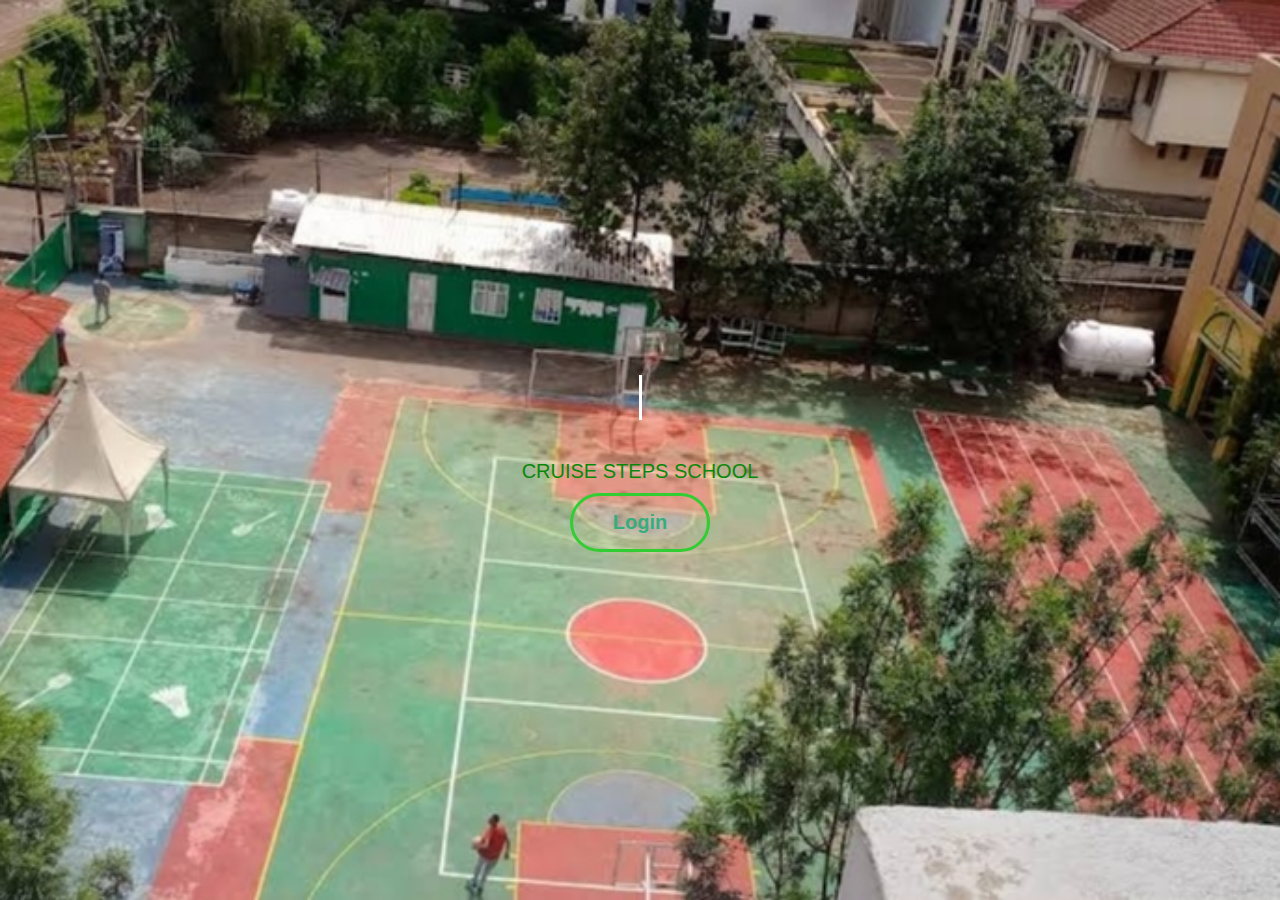
<file: index.html>
<!DOCTYPE html>
<html lang="en">
<head>
    <meta charset="UTF-8">
    <meta name="viewport" content="width=device-width, initial-scale=1.0">
    <title>Futuristic Landing Page</title>
    <link rel="stylesheet" href="welcome.css">
</head>
<body class="page">
    <div class="container">
        <h1 class="typing-text">Welcome</h1>
        <p>CRUISE STEPS SCHOOL </p>
        <button class="neon-button"><a class="login_link" href="login.html" style="color:#36AE7C;"> Login</a></button>
    </div>
</body>
</html>
</file>
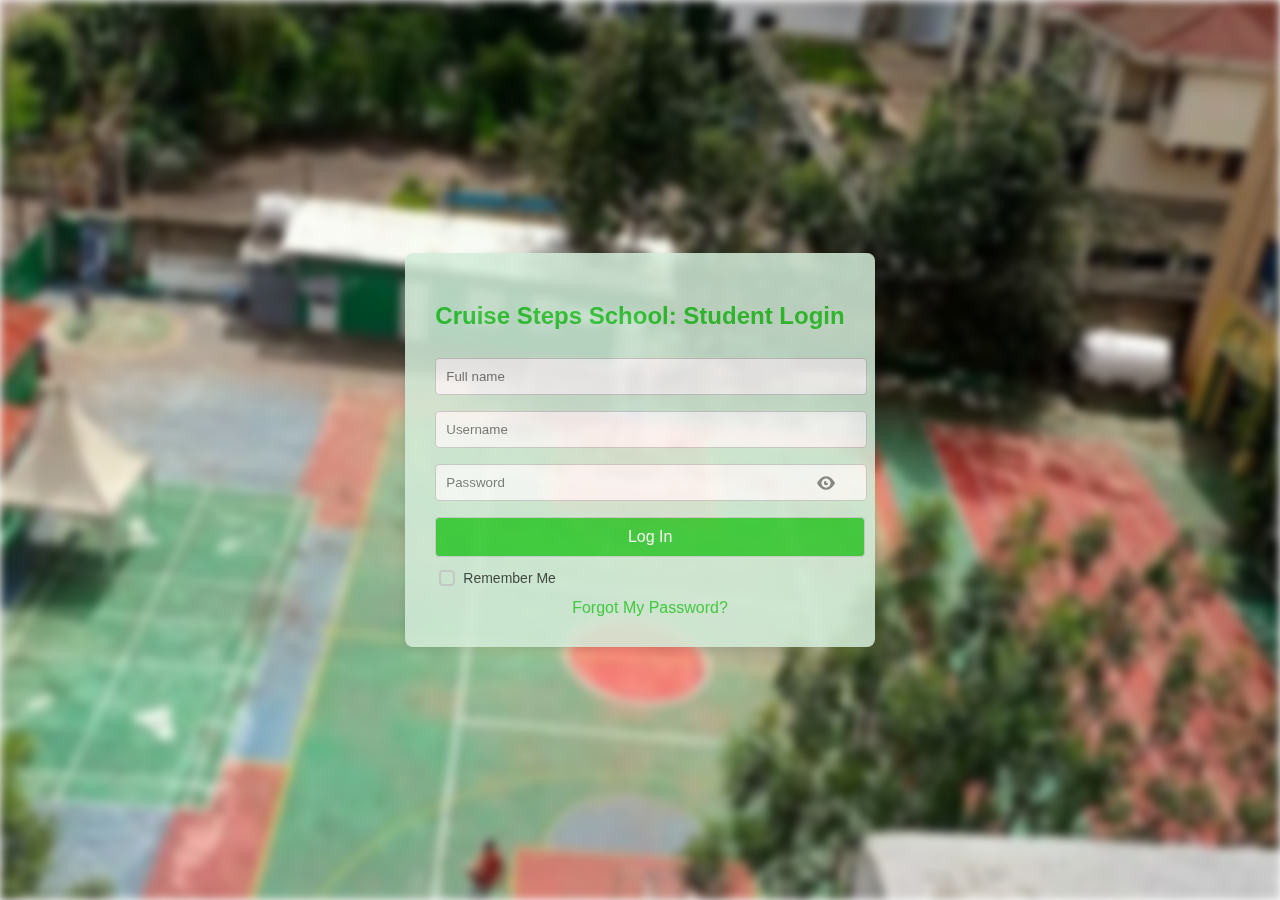
<file: Addmission-states.html>
<!DOCTYPE html>
<html lang="en">
<head>
    <meta charset="UTF-8">
    <meta name="viewport" content="width=device-width, initial-scale=1.0">
    <title>Admission Status - Cruise Steps School</title>
    <link rel="stylesheet" href="https://cdnjs.cloudflare.com/ajax/libs/font-awesome/6.4.0/css/all.min.css">
    <style>
        :root {
            --primary: #32CD32; /* Lime Green */
            --secondary: #808080; /* Gray */
            --light-gray: #f5f5f5;
        }
        * {
            margin: 0;
            padding: 0;
            box-sizing: border-box;
            font-family: 'Segoe UI', Tahoma, Geneva, Verdana, sans-serif;
        }

        body {
            background-color: var(--light-gray);
            color: #333;
        }
        
        /* Header/Navigation - Same as original */
        header {
            background-color: white;
            box-shadow: 0 2px 10px rgba(0, 0, 0, 0.1);
            position: sticky;
            top: 0;
            z-index: 100;
        }

        nav {
            display: flex;
            justify-content: space-between;
            align-items: center;
            padding: 1rem 5%;
            max-width: 1400px;
            margin: 0 auto;
        }

        .logo {
            display: flex;
            align-items: center;
            gap: 10px;
        }

        .logo img {
            height: 40px;
        }

        .logo h1 {
            color: var(--primary);
            font-size: 1.5rem;
        }

        .nav-links {
            display: flex;
            gap: 1.5rem;
            align-items: center;
        }

        .nav-links a {
            color: var(--secondary);
            text-decoration: none;
            font-weight: 500;
            transition: color 0.3s;
            padding: 0.5rem 0;
            position: relative;
        }

        .nav-links a:hover {
            color: var(--primary);
        }

        .nav-links a.active {
            color: var(--primary);
            font-weight: 600;
        }

        .dropdown {
            position: relative;
            display: inline-block;
        }

        .dropdown-content {
            display: none;
            position: absolute;
            background-color: white;
            min-width: 200px;
            box-shadow: 0 8px 16px rgba(0,0,0,0.1);
            z-index: 1;
            border-radius: 4px;
            top: 100%;
            left: 0;
        }

        .dropdown:hover .dropdown-content {
            display: block;
        }

        .dropdown-content a {
            color: var(--secondary);
            padding: 12px 16px;
            text-decoration: none;
            display: block;
            border-bottom: 1px solid rgba(0,0,0,0.05);
        }

        .dropdown-content a:hover {
            background-color: rgba(50, 205, 50, 0.1);
            color: var(--primary);
        }

        .dropdown > a::after {
            content: "▾";
            margin-left: 5px;
            font-size: 0.8em;
        }

        .menu-toggle {
            display: none;
            cursor: pointer;
            font-size: 1.5rem;
            color: var(--secondary);
        }

        /* Admission Status Specific Styles */
        .admission-container {
            max-width: 1200px;
            margin: 3rem auto;
            padding: 0 5%;
        }

        .admission-header {
            text-align: center;
            margin-bottom: 2rem;
        }

        .admission-header h2 {
            color: var(--primary);
            font-size: 2rem;
            margin-bottom: 1rem;
        }

        .status-card {
            background-color: white;
            border-radius: 8px;
            box-shadow: 0 5px 15px rgba(0, 0, 0, 0.05);
            padding: 2rem;
            margin-bottom: 2rem;
        }

        .status-header {
            display: flex;
            justify-content: space-between;
            align-items: center;
            margin-bottom: 1.5rem;
            padding-bottom: 1rem;
            border-bottom: 1px solid #eee;
        }

        .status-title h3 {
            color: var(--secondary);
            font-size: 1.3rem;
        }

        .status-badge {
            padding: 0.5rem 1rem;
            border-radius: 50px;
            font-weight: 600;
            font-size: 0.9rem;
        }

        .badge-pending {
            background-color: #FFF3CD;
            color: #856404;
        }

        .badge-accepted {
            background-color: #D4EDDA;
            color: #155724;
        }

        .badge-rejected {
            background-color: #F8D7DA;
            color: #721C24;
        }

        .badge-complete {
            background-color: #D1ECF1;
            color: #0C5460;
        }

        .status-details {
            display: grid;
            grid-template-columns: repeat(auto-fit, minmax(200px, 1fr));
            gap: 1.5rem;
        }

        .detail-item h4 {
            color: var(--secondary);
            font-size: 0.9rem;
            margin-bottom: 0.5rem;
            font-weight: 500;
        }

        .detail-item p {
            font-weight: 600;
        }

        .status-actions {
            margin-top: 2rem;
            display: flex;
            gap: 1rem;
        }

        .btn {
            display: inline-block;
            background-color: var(--primary);
            color: white;
            padding: 0.8rem 1.5rem;
            border-radius: 50px;
            text-decoration: none;
            font-weight: 600;
            transition: all 0.3s;
            border: 2px solid var(--primary);
            cursor: pointer;
        }

        .btn:hover {
            background-color: transparent;
            color: var(--primary);
        }

        .btn-outline {
            background-color: transparent;
            color: var(--primary);
        }

        .btn-outline:hover {
            background-color: var(--primary);
            color: white;
        }

        .no-applications {
            text-align: center;
            padding: 3rem;
            background-color: white;
            border-radius: 8px;
            box-shadow: 0 5px 15px rgba(0, 0, 0, 0.05);
        }

        .no-applications i {
            font-size: 3rem;
            color: var(--secondary);
            margin-bottom: 1rem;
        }

        .no-applications h3 {
            color: var(--secondary);
            margin-bottom: 1rem;
        }

        /* Footer - Same as original */
        footer {
            background-color: var(--secondary);
            color: white;
            padding: 3rem 5%;
            text-align: center;
        }

        .footer-logo {
            font-size: 1.5rem;
            font-weight: 700;
            margin-bottom: 1.5rem;
            color: white;
        }

        .footer-links {
            display: flex;
            justify-content: center;
            gap: 2rem;
            margin-bottom: 2rem;
        }

        .footer-links a {
            color: white;
            text-decoration: none;
            transition: color 0.3s;
        }

        .footer-links a:hover {
            color: var(--primary);
        }

        .social-icons {
            display: flex;
            justify-content: center;
            gap: 1.5rem;
            margin-bottom: 2rem;
        }

        .social-icons a {
            color: white;
            font-size: 1.5rem;
            transition: color 0.3s;
        }

        .social-icons a:hover {
            color: var(--primary);
        }

        .copyright {
            color: rgba(255, 255, 255, 0.7);
            font-size: 0.9rem;
        }

        /* Responsive Design */
        @media (max-width: 992px) {
            .menu-toggle {
                display: block;
            }
            
            .nav-links {
                position: fixed;
                top: 70px;
                left: -100%;
                width: 80%;
                height: calc(100vh - 70px);
                background: white;
                flex-direction: column;
                align-items: flex-start;
                padding: 2rem;
                box-shadow: 2px 0 10px rgba(0,0,0,0.1);
                transition: left 0.3s ease;
            }
            
            .nav-links.active {
                left: 0;
            }
            
            .dropdown {
                width: 100%;
            }
            
            .dropdown-content {
                position: static;
                display: none;
                width: 100%;
                box-shadow: none;
            }
            
            .dropdown:hover .dropdown-content {
                display: none;
            }
            
            .dropdown.active .dropdown-content {
                display: block;
            }
            
            .dropdown > a::after {
                content: "▸";
            }
            
            .dropdown.active > a::after {
                content: "▾";
            }
        }

        @media (max-width: 768px) {
            .status-header {
                flex-direction: column;
                align-items: flex-start;
                gap: 1rem;
            }
            
            .status-actions {
                flex-direction: column;
            }
            
            .btn {
                width: 100%;
                text-align: center;
            }
        }
    </style>
</head>
<body>
    <!-- Header/Navigation -->
    <header>
        <nav>
            <div class="logo">
                <img src="Cruise logo.jpg" alt="Cruise Steps School Logo">
                <h1>Cruise Steps School</h1>
            </div>
            
            <div class="menu-toggle" id="mobile-menu">
                <i class="fas fa-bars"></i>
            </div>
            <div class="nav-links" id="nav-links">
                <a href="index.html">Home</a>
                <div>
                    <a href="Announcement.html">Announcement</a>
                </div>
                <div class="dropdown active">
                    <a href="#">Academics <i class="fas fa-angle-down"></i></a>
                    <div class="dropdown-content">
                        <a href="admission-apply.html">Apply for Admissions</a>
                        <a href="admission-status.html" class="active">Admission Status</a>
                        <a href="freshman.html">Freshman</a>
                    </div>
                </div>
               <div>
                <a href="login.html" class="btn" style="padding: 0.5rem 1rem; margin: 0px;">Log-out</a>
            </div>
        </nav>
    </header>

    <!-- Admission Status Content -->
    <div class="admission-container">
        <div class="admission-header">
            <h2>Admission Status</h2>
            <p>Check the status of your application to Cruise Steps School</p>
        </div>

        <!-- Sample Application Status Card - Pending -->
        <div class="status-card">
            <div class="status-header">
                <div class="status-title">
                    <h3>Application for Grade 11 - Science Program</h3>
                    <p>Application ID: CSS-2025-00124</p>
                </div>
                <div class="status-badge badge-pending">
                    <i class="fas fa-clock"></i> Under Review
                </div>
            </div>
            <div class="status-details">
                <div class="detail-item">
                    <h4>Date Submitted</h4>
                    <p>March 15, 2025</p>
                </div>
                <div class="detail-item">
                    <h4>Last Updated</h4>
                    <p>April 10, 2025</p>
                </div>
                <div class="detail-item">
                    <h4>Required Documents</h4>
                    <p>3 of 4 submitted</p>
                </div>
                <div class="detail-item">
                    <h4>Expected Decision Date</h4>
                    <p>May 1, 2025</p>
                </div>
            </div>
            <div class="status-actions">
                <button class="btn">Upload Documents</button>
                <button class="btn btn-outline">View Requirements</button>
            </div>
        </div>

        <!-- Sample Application Status Card - Accepted -->
        <div class="status-card">
            <div class="status-header">
                <div class="status-title">
                    <h3>Application for Grade 10 - General Program</h3>
                    <p>Application ID: CSS-2025-00087</p>
                </div>
                <div class="status-badge badge-accepted">
                    <i class="fas fa-check-circle"></i> Accepted
                </div>
            </div>
            <div class="status-details">
                <div class="detail-item">
                    <h4>Date Submitted</h4>
                    <p>February 28, 2025</p>
                </div>
                <div class="detail-item">
                    <h4>Decision Date</h4>
                    <p>April 5, 2025</p>
                </div>
                <div class="detail-item">
                    <h4>Enrollment Deadline</h4>
                    <p>May 15, 2025</p>
                </div>
                <div class="detail-item">
                    <h4>Next Steps</h4>
                    <p>Complete enrollment by paying fees</p>
                </div>
            </div>
            <div class="status-actions">
                <button class="btn">Proceed to Enrollment</button>
                <button class="btn btn-outline">View Acceptance Letter</button>
            </div>
        </div>

        <!-- Sample Application Status Card - Rejected -->
        <!--
        <div class="status-card">
            <div class="status-header">
                <div class="status-title">
                    <h3>Application for Grade 12 - Arts Program</h3>
                    <p>Application ID: CSS-2024-00345</p>
                </div>
                <div class="status-badge badge-rejected">
                    <i class="fas fa-times-circle"></i> Not Accepted
                </div>
            </div>
            <div class="status-details">
                <div class="detail-item">
                    <h4>Date Submitted</h4>
                    <p>January 10, 2025</p>
                </div>
                <div class="detail-item">
                    <h4>Decision Date</h4>
                    <p>March 1, 2025</p>
                </div>
                <div class="detail-item">
                    <h4>Reason</h4>
                    <p>Incomplete requirements</p>
                </div>
                <div class="detail-item">
                    <h4>Next Steps</h4>
                    <p>Consider applying next semester</p>
                </div>
            </div>
            <div class="status-actions">
                <button class="btn">View Feedback</button>
                <button class="btn btn-outline">Reapply</button>
            </div>
        </div>
        -->

        <!-- No Applications State (hidden by default) -->
        <!--
        <div class="no-applications" style="display: none;">
            <i class="fas fa-file-alt"></i>
            <h3>No Applications Found</h3>
            <p>You haven't submitted any applications yet.</p>
            <a href="admission-apply.html" class="btn" style="margin-top: 1rem;">Apply Now</a>
        </div>
        -->
    </div>

    <!-- Footer -->
    <footer>
        <div class="footer-logo">Cruise Steps School</div>
        <div class="footer-links">
            <a href="index.html">Home</a>
            <a href="#">About Us</a>
            <a href="#">Programs</a>
            <a href="#">News</a>
            <a href="#">Contact</a>
        </div>
        <div class="social-icons">
            <a href="#"><i class="fab fa-facebook-f"></i></a>
            <a href="#"><i class="fab fa-twitter"></i></a>
            <a href="#"><i class="fab fa-instagram"></i></a>
            <a href="#"><i class="fab fa-linkedin-in"></i></a>
        </div>
        <p class="copyright">© 2025 Cruise Steps School. All rights reserved.</p>
    </footer>

    <script>
        // Mobile Menu Toggle
        document.getElementById('mobile-menu').addEventListener('click', function() {
            document.getElementById('nav-links').classList.toggle('active');
        });

        // Mobile Dropdown Toggle
        const dropdowns = document.querySelectorAll('.dropdown');
        
        dropdowns.forEach(dropdown => {
            dropdown.addEventListener('click', function(e) {
                if (window.innerWidth <= 992) {
                    e.preventDefault();
                    this.classList.toggle('active');
                    
                    // Close other dropdowns when opening a new one
                    dropdowns.forEach(otherDropdown => {
                        if (otherDropdown !== this) {
                            otherDropdown.classList.remove('active');
                        }
                    });
                }
            });
        });

        // Close dropdown when clicking outside
        document.addEventListener('click', function(e) {
            if (!e.target.closest('.dropdown') && window.innerWidth <= 992) {
                dropdowns.forEach(dropdown => {
                    dropdown.classList.remove('active');
                });
            }
        });

        // Check if user is logged in
        const userName = localStorage.getItem('userName');
        if (!userName) {
            window.location.href = 'login.html';
        }

        // In a real application, you would fetch the admission status from an API
        // This is just a simulation
        /*
        fetchAdmissionStatus().then(applications => {
            if (applications.length === 0) {
                document.querySelector('.no-applications').style.display = 'block';
                document.querySelectorAll('.status-card').forEach(card => {
                    card.style.display = 'none';
                });
            } else {
                // Render application status cards
            }
        });
        */
    </script>
</body>
</html>
</file>
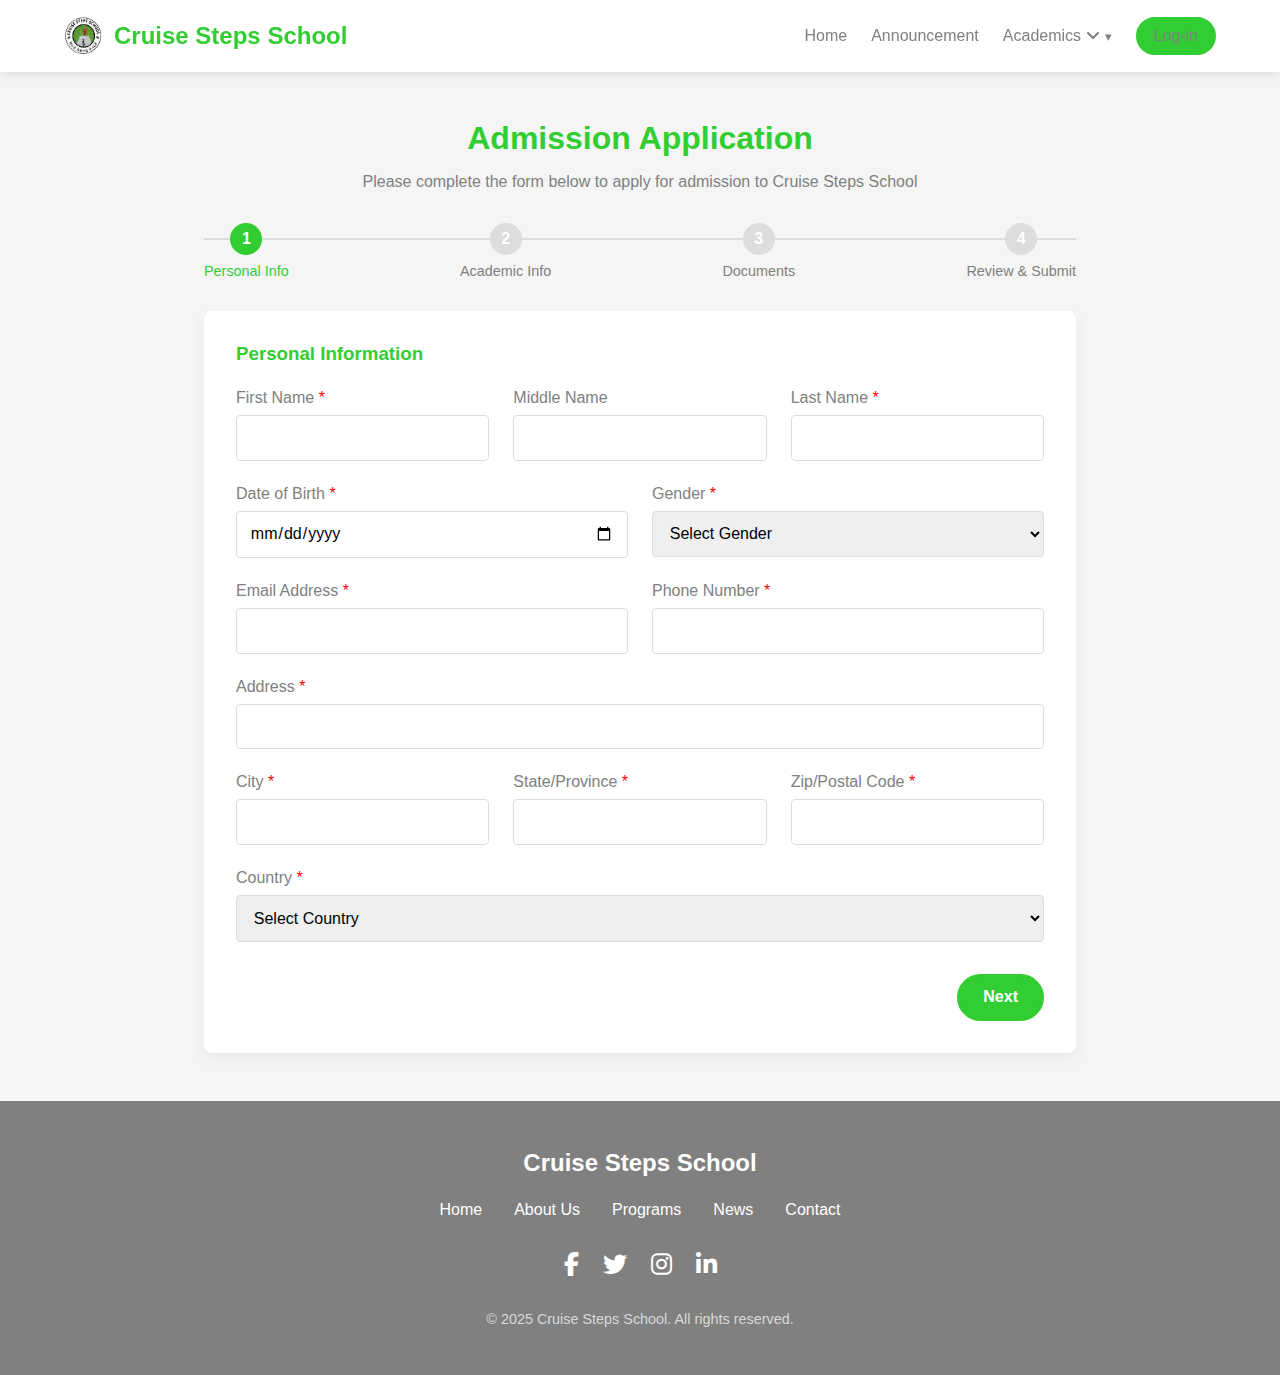
<file: Apply-for-admissions.html>
<!DOCTYPE html>
<html lang="en">
<head>
    <meta charset="UTF-8">
    <meta name="viewport" content="width=device-width, initial-scale=1.0">
    <title>Apply for Admission - Cruise Steps School</title>
    <link rel="stylesheet" href="https://cdnjs.cloudflare.com/ajax/libs/font-awesome/6.4.0/css/all.min.css">
    <style>
        :root {
            --primary: #32CD32; /* Lime Green */
            --secondary: #808080; /* Gray */
            --light-gray: #f5f5f5;
        }
        
        * {
            margin: 0;
            padding: 0;
            box-sizing: border-box;
            font-family: 'Segoe UI', Tahoma, Geneva, Verdana, sans-serif;
        }

        body {
            background-color: var(--light-gray);
            color: #333;
        }
        
        /* Header/Navigation */
        header {
            background-color: white;
            box-shadow: 0 2px 10px rgba(0, 0, 0, 0.1);
            position: sticky;
            top: 0;
            z-index: 100;
        }

        nav {
            display: flex;
            justify-content: space-between;
            align-items: center;
            padding: 1rem 5%;
            max-width: 1400px;
            margin: 0 auto;
        }

        .logo {
            display: flex;
            align-items: center;
            gap: 10px;
        }

        .logo img {
            height: 40px;
        }

        .logo h1 {
            color: var(--primary);
            font-size: 1.5rem;
        }

        /* Navigation Links */
        .nav-links {
            display: flex;
            gap: 1.5rem;
            align-items: center;
        }

        .nav-links a {
            color: var(--secondary);
            text-decoration: none;
            font-weight: 500;
            transition: color 0.3s;
            padding: 0.5rem 0;
            position: relative;
        }

        .nav-links a:hover {
            color: var(--primary);
        }

        .nav-links a.active {
            color: var(--primary);
            font-weight: 600;
        }

        /* Dropdown Menu Styles */
        .dropdown {
            position: relative;
            display: inline-block;
        }

        .dropdown-content {
            display: none;
            position: absolute;
            background-color: white;
            min-width: 200px;
            box-shadow: 0 8px 16px rgba(0,0,0,0.1);
            z-index: 1;
            border-radius: 4px;
            top: 100%;
            left: 0;
        }

        .dropdown:hover .dropdown-content {
            display: block;
        }

        .dropdown-content a {
            color: var(--secondary);
            padding: 12px 16px;
            text-decoration: none;
            display: block;
            border-bottom: 1px solid rgba(0,0,0,0.05);
        }

        .dropdown-content a:hover {
            background-color: rgba(50, 205, 50, 0.1);
            color: var(--primary);
        }

        .dropdown > a::after {
            content: "▾";
            margin-left: 5px;
            font-size: 0.8em;
        }

        /* Mobile Menu Toggle */
        .menu-toggle {
            display: none;
            cursor: pointer;
            font-size: 1.5rem;
            color: var(--secondary);
        }

        /* Application Form Section */
        .application-section {
            padding: 3rem 5%;
            max-width: 1000px;
            margin: 0 auto;
        }

        .section-title {
            text-align: center;
            margin-bottom: 2rem;
        }

        .section-title h2 {
            font-size: 2rem;
            color: var(--primary);
            margin-bottom: 1rem;
        }

        .section-title p {
            color: var(--secondary);
            max-width: 600px;
            margin: 0 auto;
        }

        .application-form {
            background-color: white;
            padding: 2rem;
            border-radius: 8px;
            box-shadow: 0 5px 15px rgba(0, 0, 0, 0.05);
        }

        .form-group {
            margin-bottom: 1.5rem;
        }

        .form-group label {
            display: block;
            margin-bottom: 0.5rem;
            font-weight: 500;
            color: var(--secondary);
        }

        .form-group input,
        .form-group select,
        .form-group textarea {
            width: 100%;
            padding: 0.8rem;
            border: 1px solid #ddd;
            border-radius: 4px;
            font-size: 1rem;
            transition: border-color 0.3s;
        }

        .form-group input:focus,
        .form-group select:focus,
        .form-group textarea:focus {
            border-color: var(--primary);
            outline: none;
        }

        .form-row {
            display: flex;
            gap: 1.5rem;
        }

        .form-row .form-group {
            flex: 1;
        }

        .required-field::after {
            content: " *";
            color: red;
        }

        .btn {
            display: inline-block;
            background-color: var(--primary);
            color: white;
            padding: 0.8rem 1.5rem;
            border-radius: 50px;
            text-decoration: none;
            font-weight: 600;
            transition: all 0.3s;
            border: 2px solid var(--primary);
            cursor: pointer;
            font-size: 1rem;
        }

        .btn:hover {
            background-color: transparent;
            color: var(--primary);
        }

        .form-actions {
            display: flex;
            justify-content: flex-end;
            gap: 1rem;
            margin-top: 2rem;
        }

        .btn-reset {
            background-color: var(--secondary);
            border-color: var(--secondary);
        }

        .btn-reset:hover {
            background-color: transparent;
            color: var(--secondary);
        }

        /* Application Steps */
        .application-steps {
            display: flex;
            justify-content: space-between;
            margin-bottom: 2rem;
            position: relative;
        }

        .application-steps::before {
            content: "";
            position: absolute;
            top: 15px;
            left: 0;
            right: 0;
            height: 2px;
            background-color: #ddd;
            z-index: 1;
        }

        .step {
            text-align: center;
            position: relative;
            z-index: 2;
        }

        .step-number {
            width: 32px;
            height: 32px;
            background-color: #ddd;
            color: white;
            border-radius: 50%;
            display: flex;
            align-items: center;
            justify-content: center;
            margin: 0 auto 0.5rem;
            font-weight: bold;
        }

        .step.active .step-number {
            background-color: var(--primary);
        }

        .step.completed .step-number {
            background-color: var(--primary);
        }

        .step.completed .step-number::after {
            content: "✓";
        }

        .step-label {
            font-size: 0.9rem;
            color: var(--secondary);
        }

        .step.active .step-label {
            color: var(--primary);
            font-weight: 500;
        }

        /* Form Sections */
        .form-section {
            display: none;
        }

        .form-section.active {
            display: block;
        }

        /* Responsive Design */
        @media (max-width: 768px) {
            .form-row {
                flex-direction: column;
                gap: 0;
            }
            
            .application-steps {
                flex-wrap: wrap;
                gap: 1rem;
                justify-content: center;
            }
            
            .step {
                flex: 0 0 calc(50% - 1rem);
            }
            
            .application-steps::before {
                display: none;
            }
        }

        @media (max-width: 992px) {
            .menu-toggle {
                display: block;
            }
            
            .nav-links {
                position: fixed;
                top: 70px;
                left: -100%;
                width: 80%;
                height: calc(100vh - 70px);
                background: white;
                flex-direction: column;
                align-items: flex-start;
                padding: 2rem;
                box-shadow: 2px 0 10px rgba(0,0,0,0.1);
                transition: left 0.3s ease;
            }
            
            .nav-links.active {
                left: 0;
            }
            
            .dropdown {
                width: 100%;
            }
            
            .dropdown-content {
                position: static;
                display: none;
                width: 100%;
                box-shadow: none;
            }
            
            .dropdown:hover .dropdown-content {
                display: none;
            }
            
            .dropdown.active .dropdown-content {
                display: block;
            }
            
            .dropdown > a::after {
                content: "▸";
            }
            
            .dropdown.active > a::after {
                content: "▾";
            }
        }

        /* Footer */
        footer {
            background-color: var(--secondary);
            color: white;
            padding: 3rem 5%;
            text-align: center;
        }

        .footer-logo {
            font-size: 1.5rem;
            font-weight: 700;
            margin-bottom: 1.5rem;
            color: white;
        }

        .footer-links {
            display: flex;
            justify-content: center;
            gap: 2rem;
            margin-bottom: 2rem;
        }

        .footer-links a {
            color: white;
            text-decoration: none;
            transition: color 0.3s;
        }

        .footer-links a:hover {
            color: var(--primary);
        }

        .social-icons {
            display: flex;
            justify-content: center;
            gap: 1.5rem;
            margin-bottom: 2rem;
        }

        .social-icons a {
            color: white;
            font-size: 1.5rem;
            transition: color 0.3s;
        }

        .social-icons a:hover {
            color: var(--primary);
        }

        .copyright {
            color: rgba(255, 255, 255, 0.7);
            font-size: 0.9rem;
        }
    </style>
</head>
<body>
    <!-- Header/Navigation -->
    <header>
        <nav>
            <div class="logo">
                <img src="Cruise logo.jpg" alt="Cruise Steps School Logo">
                <h1>Cruise Steps School</h1>
            </div>
            
            <div class="menu-toggle" id="mobile-menu">
                <i class="fas fa-bars"></i>
            </div>
            <div class="nav-links" id="nav-links">
                <a href="index.html">Home</a>
                <div>
                    <a href="Announcement.html">Announcement</a>
                </div>
                <div class="dropdown active">
                    <a href="#">Academics <i class="fas fa-angle-down"></i></a>
                    <div class="dropdown-content">
                        <a href="Apply-for-admissions.html" class="active">Apply for Admissions</a>
                        <a href="Addmission-states.html">Admission Status</a>
                        <a href="freshman.html">Freshman</a>
                    </div>
                </div>
                
              <div>
                <a href="login.html" class="btn" style="padding: 0.5rem 1rem; margin: 0;">Log-in</a>
            </div>
        </nav>
    </header>

    <!-- Application Form Section -->
    <section class="application-section">
        <div class="section-title">
            <h2>Admission Application</h2>
            <p>Please complete the form below to apply for admission to Cruise Steps School</p>
        </div>
        
        <div class="application-steps">
            <div class="step active" data-step="1">
                <div class="step-number">1</div>
                <div class="step-label">Personal Info</div>
            </div>
            <div class="step" data-step="2">
                <div class="step-number">2</div>
                <div class="step-label">Academic Info</div>
            </div>
            <div class="step" data-step="3">
                <div class="step-number">3</div>
                <div class="step-label">Documents</div>
            </div>
            <div class="step" data-step="4">
                <div class="step-number">4</div>
                <div class="step-label">Review & Submit</div>
            </div>
        </div>
        
        <form id="admissionForm" class="application-form">
            <!-- Step 1: Personal Information -->
            <div class="form-section active" data-section="1">
                <h3 style="color: var(--primary); margin-bottom: 1.5rem;">Personal Information</h3>
                
                <div class="form-row">
                    <div class="form-group">
                        <label for="firstName" class="required-field">First Name</label>
                        <input type="text" id="firstName" name="firstName" required>
                    </div>
                    <div class="form-group">
                        <label for="middleName">Middle Name</label>
                        <input type="text" id="middleName" name="middleName">
                    </div>
                    <div class="form-group">
                        <label for="lastName" class="required-field">Last Name</label>
                        <input type="text" id="lastName" name="lastName" required>
                    </div>
                </div>
                
                <div class="form-row">
                    <div class="form-group">
                        <label for="dob" class="required-field">Date of Birth</label>
                        <input type="date" id="dob" name="dob" required>
                    </div>
                    <div class="form-group">
                        <label for="gender" class="required-field">Gender</label>
                        <select id="gender" name="gender" required>
                            <option value="">Select Gender</option>
                            <option value="male">Male</option>
                            <option value="female">Female</option>
                            <option value="other">Other</option>
                        </select>
                    </div>
                </div>
                
                <div class="form-row">
                    <div class="form-group">
                        <label for="email" class="required-field">Email Address</label>
                        <input type="email" id="email" name="email" required>
                    </div>
                    <div class="form-group">
                        <label for="phone" class="required-field">Phone Number</label>
                        <input type="tel" id="phone" name="phone" required>
                    </div>
                </div>
                
                <div class="form-group">
                    <label for="address" class="required-field">Address</label>
                    <input type="text" id="address" name="address" required>
                </div>
                
                <div class="form-row">
                    <div class="form-group">
                        <label for="city" class="required-field">City</label>
                        <input type="text" id="city" name="city" required>
                    </div>
                    <div class="form-group">
                        <label for="state" class="required-field">State/Province</label>
                        <input type="text" id="state" name="state" required>
                    </div>
                    <div class="form-group">
                        <label for="zip" class="required-field">Zip/Postal Code</label>
                        <input type="text" id="zip" name="zip" required>
                    </div>
                </div>
                
                <div class="form-group">
                    <label for="country" class="required-field">Country</label>
                    <select id="country" name="country" required>
                        <option value="">Select Country</option>
                        <option value="US">United States</option>
                        <option value="UK">United Kingdom</option>
                        <option value="CA">Canada</option>
                        <option value="AU">Australia</option>
                        <option value="ET">Ethiopia</option>
                        <!-- Add more countries as needed -->
                    </select>
                </div>
                
                <div class="form-actions">
                    <button type="button" class="btn btn-next" data-next="2">Next</button>
                </div>
            </div>
            
            <!-- Step 2: Academic Information -->
            <div class="form-section" data-section="2">
                <h3 style="color: var(--primary); margin-bottom: 1.5rem;">Academic Information</h3>
                
                <div class="form-group">
                    <label for="grade" class="required-field">Grade Applying For</label>
                    <select id="grade" name="grade" required>
                        <option value="">Select Grade</option>
                        <option value="pre-k">Pre-Kindergarten</option>
                        <option value="k">Kindergarten</option>
                        <option value="1">Grade 1</option>
                        <option value="2">Grade 2</option>
                        <option value="3">Grade 3</option>
                        <option value="4">Grade 4</option>
                        <option value="5">Grade 5</option>
                        <option value="6">Grade 6</option>
                        <option value="7">Grade 7</option>
                        <option value="8">Grade 8</option>
                        <option value="9">Grade 9 (Freshman)</option>
                        <option value="10">Grade 10 (Sophomore)</option>
                        <option value="11">Grade 11 (Junior)</option>
                        <option value="12">Grade 12 (Senior)</option>
                    </select>
                </div>
                
                <div class="form-group">
                    <label for="currentSchool">Current School (if applicable)</label>
                    <input type="text" id="currentSchool" name="currentSchool">
                </div>
                
                <div class="form-group">
                    <label for="currentGrade">Current Grade (if applicable)</label>
                    <select id="currentGrade" name="currentGrade">
                        <option value="">Select Current Grade</option>
                        <option value="pre-k">Pre-Kindergarten</option>
                        <option value="k">Kindergarten</option>
                        <option value="1">Grade 1</option>
                        <option value="2">Grade 2</option>
                        <option value="3">Grade 3</option>
                        <option value="4">Grade 4</option>
                        <option value="5">Grade 5</option>
                        <option value="6">Grade 6</option>
                        <option value="7">Grade 7</option>
                        <option value="8">Grade 8</option>
                        <option value="9">Grade 9 (Freshman)</option>
                        <option value="10">Grade 10 (Sophomore)</option>
                        <option value="11">Grade 11 (Junior)</option>
                        <option value="12">Grade 12 (Senior)</option>
                    </select>
                </div>
                
                <div class="form-group">
                    <label for="program" class="required-field">Program of Interest</label>
                    <select id="program" name="program" required>
                        <option value="">Select Program</option>
                        <option value="general">General Education</option>
                        <option value="stem">STEM Program</option>
                        <option value="arts">Arts Program</option>
                        <option value="sports">Sports Program</option>
                        <option value="ib">International Baccalaureate</option>
                    </select>
                </div>
                
                <div class="form-group">
                    <label for="startYear" class="required-field">Desired Start Year</label>
                    <select id="startYear" name="startYear" required>
                        <option value="">Select Year</option>
                        <option value="2023">2023-2024</option>
                        <option value="2024">2024-2025</option>
                        <option value="2025">2025-2026</option>
                    </select>
                </div>
                
                <div class="form-group">
                    <label for="specialNeeds">Special Needs or Accommodations</label>
                    <textarea id="specialNeeds" name="specialNeeds" rows="3"></textarea>
                </div>
                
                <div class="form-actions">
                    <button type="button" class="btn btn-prev" data-prev="1">Previous</button>
                    <button type="button" class="btn btn-next" data-next="3">Next</button>
                </div>
            </div>
            
            <!-- Step 3: Documents -->
            <div class="form-section" data-section="3">
                <h3 style="color: var(--primary); margin-bottom: 1.5rem;">Required Documents</h3>
                
                <p style="margin-bottom: 1.5rem; color: var(--secondary);">Please upload the following documents to complete your application.</p>
                
                <div class="form-group">
                    <label for="birthCertificate" class="required-field">Birth Certificate</label>
                    <input type="file" id="birthCertificate" name="birthCertificate" accept=".pdf,.jpg,.jpeg,.png" required>
                    <small class="file-requirements">(PDF, JPG, or PNG, max 5MB)</small>
                </div>
                
                <div class="form-group">
                    <label for="photo">Passport Photo</label>
                    <input type="file" id="photo" name="photo" accept=".jpg,.jpeg,.png">
                    <small class="file-requirements">(JPG or PNG, max 2MB)</small>
                </div>
                
                <div class="form-group">
                    <label for="reportCard">Most Recent Report Card</label>
                    <input type="file" id="reportCard" name="reportCard" accept=".pdf,.jpg,.jpeg,.png">
                    <small class="file-requirements">(PDF, JPG, or PNG, max 5MB)</small>
                </div>
                
                <div class="form-group">
                    <label for="recommendation">Recommendation Letter (if applicable)</label>
                    <input type="file" id="recommendation" name="recommendation" accept=".pdf,.jpg,.jpeg,.png">
                    <small class="file-requirements">(PDF, JPG, or PNG, max 5MB)</small>
                </div>
                
                <div class="form-group">
                    <label for="otherDocs">Other Supporting Documents</label>
                    <input type="file" id="otherDocs" name="otherDocs" accept=".pdf,.jpg,.jpeg,.png" multiple>
                    <small class="file-requirements">(PDF, JPG, or PNG, max 5MB each)</small>
                </div>
                
                <div class="form-actions">
                    <button type="button" class="btn btn-prev" data-prev="2">Previous</button>
                    <button type="button" class="btn btn-next" data-next="4">Next</button>
                </div>
            </div>
            
            <!-- Step 4: Review and Submit -->
            <div class="form-section" data-section="4">
                <h3 style="color: var(--primary); margin-bottom: 1.5rem;">Review Your Application</h3>
                
                <p style="margin-bottom: 1.5rem; color: var(--secondary);">Please review all the information below before submitting your application.</p>
                
                <div class="review-section">
                    <h4 style="color: var(--secondary); margin-bottom: 1rem; border-bottom: 1px solid #eee; padding-bottom: 0.5rem;">Personal Information</h4>
                    <div id="review-personal" class="review-content"></div>
                </div>
                
                <div class="review-section">
                    <h4 style="color: var(--secondary); margin-bottom: 1rem; border-bottom: 1px solid #eee; padding-bottom: 0.5rem;">Academic Information</h4>
                    <div id="review-academic" class="review-content"></div>
                </div>
                
                <div class="review-section">
                    <h4 style="color: var(--secondary); margin-bottom: 1rem; border-bottom: 1px solid #eee; padding-bottom: 0.5rem;">Documents</h4>
                    <div id="review-documents" class="review-content">
                        <p>Documents will be uploaded upon submission.</p>
                    </div>
                </div>
                
                <div class="form-group" style="margin-top: 2rem;">
                    <input type="checkbox" id="agreeTerms" name="agreeTerms" required>
                    <label for="agreeTerms" class="required-field">I certify that all information provided is accurate and complete to the best of my knowledge.</label>
                </div>
                
                <div class="form-actions">
                    <button type="button" class="btn btn-prev" data-prev="3">Previous</button>
                    <button type="submit" class="btn">Submit Application</button>
                </div>
            </div>
        </form>
    </section>

    <!-- Footer -->
    <footer>
        <div class="footer-logo">Cruise Steps School</div>
        <div class="footer-links">
            <a href="index.html">Home</a>
            <a href="#">About Us</a>
            <a href="#">Programs</a>
            <a href="#">News</a>
            <a href="#">Contact</a>
        </div>
        <div class="social-icons">
            <a href="#"><i class="fab fa-facebook-f"></i></a>
            <a href="#"><i class="fab fa-twitter"></i></a>
            <a href="#"><i class="fab fa-instagram"></i></a>
            <a href="#"><i class="fab fa-linkedin-in"></i></a>
        </div>
        <p class="copyright">© 2025 Cruise Steps School. All rights reserved.</p>
    </footer>

    <script>
        // Mobile Menu Toggle
        document.getElementById('mobile-menu').addEventListener('click', function() {
            document.getElementById('nav-links').classList.toggle('active');
        });

        // Mobile Dropdown Toggle
        const dropdowns = document.querySelectorAll('.dropdown');
        
        dropdowns.forEach(dropdown => {
            dropdown.addEventListener('click', function(e) {
                if (window.innerWidth <= 992) {
                    e.preventDefault();
                    this.classList.toggle('active');
                    
                    // Close other dropdowns when opening a new one
                    dropdowns.forEach(otherDropdown => {
                        if (otherDropdown !== this) {
                            otherDropdown.classList.remove('active');
                        }
                    });
                }
            });
        });

        // Close dropdown when clicking outside
        document.addEventListener('click', function(e) {
            if (!e.target.closest('.dropdown') && window.innerWidth <= 992) {
                dropdowns.forEach(dropdown => {
                    dropdown.classList.remove('active');
                });
            }
        });

        // Form Navigation
        const formSections = document.querySelectorAll('.form-section');
        const steps = document.querySelectorAll('.step');
        
        function showSection(sectionNumber) {
            // Hide all sections
            formSections.forEach(section => {
                section.classList.remove('active');
            });
            
            // Show the selected section
            document.querySelector(`.form-section[data-section="${sectionNumber}"]`).classList.add('active');
            
            // Update step indicators
            steps.forEach(step => {
                step.classList.remove('active', 'completed');
                
                const stepNumber = parseInt(step.dataset.step);
                if (stepNumber < sectionNumber) {
                    step.classList.add('completed');
                } else if (stepNumber === sectionNumber) {
                    step.classList.add('active');
                }
            });
        }
        
        // Next button click handler
        document.querySelectorAll('.btn-next').forEach(button => {
            button.addEventListener('click', function() {
                const nextSection = this.dataset.next;
                showSection(nextSection);
                
                // Scroll to top of form
                document.querySelector('.application-form').scrollIntoView({ behavior: 'smooth' });
            });
        });
        
        // Previous button click handler
        document.querySelectorAll('.btn-prev').forEach(button => {
            button.addEventListener('click', function() {
                const prevSection = this.dataset.prev;
                showSection(prevSection);
                
                // Scroll to top of form
                document.querySelector('.application-form').scrollIntoView({ behavior: 'smooth' });
            });
        });
        
        // Form submission
        document.getElementById('admissionForm').addEventListener('submit', function(e) {
            e.preventDefault();
            
            // Validate required fields in all sections
            let isValid = true;
            const requiredFields = this.querySelectorAll('[required]');
            
            requiredFields.forEach(field => {
                if (!field.value) {
                    isValid = false;
                    field.style.borderColor = 'red';
                } else {
                    field.style.borderColor = '#ddd';
                }
            });
            
            if (!isValid) {
                alert('Please complete all required fields before submitting.');
                return;
            }
            
            // Prepare review content
            prepareReviewContent();
            
            // In a real application, you would send the data to the server here
            alert('Application submitted successfully! We will review your application and contact you soon.');
            
            // Reset form
            this.reset();
            showSection(1);
        });
        
        function prepareReviewContent() {
            // Personal Information
            const personalFields = [
                { label: 'Full Name', value: `${document.getElementById('firstName').value} ${document.getElementById('middleName').value ? document.getElementById('middleName').value + ' ' : ''}${document.getElementById('lastName').value}` },
                { label: 'Date of Birth', value: document.getElementById('dob').value },
                { label: 'Gender', value: document.getElementById('gender').value },
                { label: 'Email', value: document.getElementById('email').value },
                { label: 'Phone', value: document.getElementById('phone').value },
                { label: 'Address', value: document.getElementById('address').value },
                { label: 'City', value: document.getElementById('city').value },
                { label: 'State/Province', value: document.getElementById('state').value },
                { label: 'Zip/Postal Code', value: document.getElementById('zip').value },
                { label: 'Country', value: document.getElementById('country').value }
            ];
            
            let personalHTML = '';
            personalFields.forEach(field => {
                personalHTML += `<p><strong>${field.label}:</strong> ${field.value || 'Not provided'}</p>`;
            });
            document.getElementById('review-personal').innerHTML = personalHTML;
            
            // Academic Information
            const academicFields = [
                { label: 'Grade Applying For', value: document.getElementById('grade').value },
                { label: 'Current School', value: document.getElementById('currentSchool').value || 'Not applicable' },
                { label: 'Current Grade', value: document.getElementById('currentGrade').value || 'Not applicable' },
                { label: 'Program of Interest', value: document.getElementById('program').value },
                { label: 'Desired Start Year', value: document.getElementById('startYear').value },
                { label: 'Special Needs', value: document.getElementById('specialNeeds').value || 'None' }
            ];
            
            let academicHTML = '';
            academicFields.forEach(field => {
                academicHTML += `<p><strong>${field.label}:</strong> ${field.value || 'Not provided'}</p>`;
            });
            document.getElementById('review-academic').innerHTML = academicHTML;
            
            // Documents
            const documentFields = [
                { label: 'Birth Certificate', id: 'birthCertificate' },
                { label: 'Passport Photo', id: 'photo' },
                { label: 'Report Card', id: 'reportCard' },
                { label: 'Recommendation Letter', id: 'recommendation' },
                { label: 'Other Documents', id: 'otherDocs' }
            ];
            
            let documentsHTML = '';
            documentFields.forEach(field => {
                const input = document.getElementById(field.id);
                if (input.files && input.files.length > 0) {
                    documentsHTML += `<p><strong>${field.label}:</strong> ${input.files[0].name}</p>`;
                } else if (input.required) {
                    documentsHTML += `<p><strong>${field.label}:</strong> <span style="color:red;">Required</span></p>`;
                } else {
                    documentsHTML += `<p><strong>${field.label}:</strong> Not provided</p>`;
                }
            });
            document.getElementById('review-documents').innerHTML = documentsHTML;
        }
    </script>
</body>
</html>
</file>
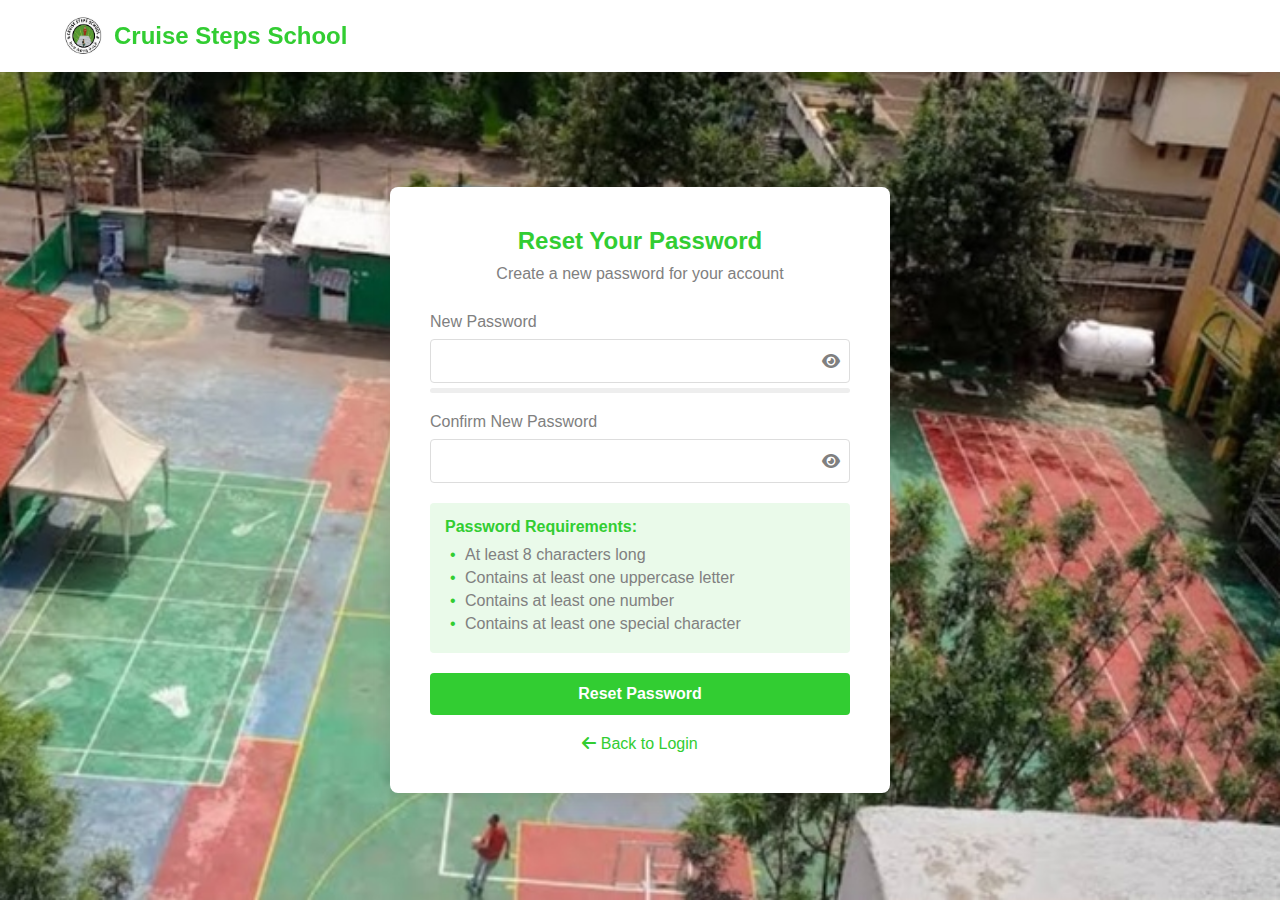
<file: forget.html>
<!DOCTYPE html>
<html lang="en">
<head>
    <meta charset="UTF-8">
    <meta name="viewport" content="width=device-width, initial-scale=1.0">
    <title>Reset Password - Cruise Steps School</title>
    <link rel="stylesheet" href="https://cdnjs.cloudflare.com/ajax/libs/font-awesome/6.4.0/css/all.min.css">
    <style>
        :root {
            --primary: #32CD32; /* Lime Green */
            --secondary: #808080; /* Gray */
            --light-gray: #f5f5f5;
        }

        * {
            margin: 0;
            padding: 0;
            box-sizing: border-box;
            font-family: 'Segoe UI', Tahoma, Geneva, Verdana, sans-serif;
        }

        body {
            background-image: url("Crs.jpg");
            background-size: cover;
            background-position: center;
            display: flex;
            color: #333;
            display: flex;
            justify-content: center;
            align-items: center;
            min-height: 100vh;
        }

        /* Header/Navigation - Same as other pages */
        header {
            background-color: white;
            box-shadow: 0 2px 10px rgba(0, 0, 0, 0.1);
            position: fixed;
            top: 0;
            width: 100%;
            z-index: 100;
        }

        nav {
            display: flex;
            justify-content: space-between;
            align-items: center;
            padding: 1rem 5%;
            max-width: 1400px;
            margin: 0 auto;
        }

        .logo {
            display: flex;
            align-items: center;
            gap: 10px;
        }

        .logo img {
            height: 40px;
        }

        .logo h1 {
            color: var(--primary);
            font-size: 1.5rem;
        }

        /* Password Reset Container */
        .password-container {
            background-color: white;
            padding: 40px;
            border-radius: 8px;
            box-shadow: 0 4px 20px rgba(0, 0, 0, 0.1);
            width: 100%;
            max-width: 500px;
            margin-top: 80px;
        }

        .password-header {
            text-align: center;
            margin-bottom: 30px;
        }

        .password-header h2 {
            color: var(--primary);
            margin-bottom: 10px;
        }

        .password-header p {
            color: var(--secondary);
        }

        .form-group {
            margin-bottom: 20px;
            position: relative;
        }

        .form-group label {
            display: block;
            margin-bottom: 8px;
            color: var(--secondary);
            font-weight: 500;
        }

        .password-input {
            position: relative;
        }

        .form-group input {
            width: 100%;
            padding: 12px 40px 12px 15px;
            border: 1px solid #ddd;
            border-radius: 4px;
            font-size: 16px;
            transition: border-color 0.3s;
        }

        .form-group input:focus {
            outline: none;
            border-color: var(--primary);
        }

        .toggle-password {
            position: absolute;
            right: 10px;
            top: 50%;
            transform: translateY(-50%);
            cursor: pointer;
            color: var(--secondary);
        }

        .password-strength {
            margin-top: 5px;
            height: 5px;
            background-color: #eee;
            border-radius: 5px;
            overflow: hidden;
        }

        .strength-meter {
            height: 100%;
            width: 0;
            background-color: red;
            transition: width 0.3s, background-color 0.3s;
        }

        .password-requirements {
            margin-top: 20px;
            padding: 15px;
            background-color: rgba(50, 205, 50, 0.1);
            border-radius: 4px;
            color: var(--secondary);
        }

        .password-requirements h4 {
            color: var(--primary);
            margin-bottom: 10px;
        }

        .password-requirements ul {
            padding-left: 20px;
        }

        .password-requirements li {
            margin-bottom: 5px;
            list-style-type: none;
            position: relative;
        }

        .password-requirements li:before {
            content: "•";
            color: var(--primary);
            position: absolute;
            left: -15px;
        }

        .btn {
            display: block;
            width: 100%;
            background-color: var(--primary);
            color: white;
            padding: 12px;
            border: none;
            border-radius: 4px;
            font-size: 16px;
            font-weight: 600;
            cursor: pointer;
            transition: background-color 0.3s;
            margin-top: 20px;
        }

        .btn:hover {
            background-color: #2bb82b;
        }

        .back-to-login {
            text-align: center;
            margin-top: 20px;
        }

        .back-to-login a {
            color: var(--primary);
            text-decoration: none;
            font-weight: 500;
        }

        .back-to-login a:hover {
            text-decoration: underline;
        }

        /* Responsive Design */
        @media (max-width: 768px) {
            .password-container {
                padding: 30px 20px;
                margin: 80px 20px 20px;
            }
        }

        /* Password Validation Styles */
        .valid {
            color: var(--primary);
        }
    </style>
</head>
<body>
    <!-- Header/Navigation -->
    <header>
        <nav>
            <div class="logo">
                <img src="Cruise logo.jpg" alt="Cruise Steps School Logo">
                <h1>Cruise Steps School</h1>
            </div>
        </nav>
    </header>

    <!-- Password Reset Form -->
    <div class="password-container">
        <div class="password-header">
            <h2>Reset Your Password</h2>
            <p>Create a new password for your account</p>
        </div>

        <form id="resetPasswordForm">
            <div class="form-group">
                <label for="newPassword">New Password</label>
                <div class="password-input">
                    <input type="password" id="newPassword" name="newPassword" required>
                    <i class="fas fa-eye toggle-password" id="toggleNewPassword"></i>
                </div>
                <div class="password-strength">
                    <div class="strength-meter" id="strengthMeter"></div>
                </div>
            </div>

            <div class="form-group">
                <label for="confirmPassword">Confirm New Password</label>
                <div class="password-input">
                    <input type="password" id="confirmPassword" name="confirmPassword" required>
                    <i class="fas fa-eye toggle-password" id="toggleConfirmPassword"></i>
                </div>
                <div id="passwordMatch" style="margin-top: 5px;"></div>
            </div>

            <div class="password-requirements">
                <h4>Password Requirements:</h4>
                <ul>
                    <li id="length" class="invalid">At least 8 characters long</li>
                    <li id="uppercase" class="invalid">Contains at least one uppercase letter</li>
                    <li id="number" class="invalid">Contains at least one number</li>
                    <li id="special" class="invalid">Contains at least one special character</li>
                </ul>
            </div>

            <button type="submit" class="btn" id="submitBtn" disabled>Reset Password</button>
        </form>

        <div class="back-to-login">
            <a href="login.html"><i class="fas fa-arrow-left"></i> Back to Login</a>
        </div>
    </div>

    <script>
        // Toggle Password Visibility
        document.getElementById('toggleNewPassword').addEventListener('click', function() {
            const passwordInput = document.getElementById('newPassword');
            const type = passwordInput.getAttribute('type') === 'password' ? 'text' : 'password';
            passwordInput.setAttribute('type', type);
            this.classList.toggle('fa-eye');
            this.classList.toggle('fa-eye-slash');
        });

        document.getElementById('toggleConfirmPassword').addEventListener('click', function() {
            const passwordInput = document.getElementById('confirmPassword');
            const type = passwordInput.getAttribute('type') === 'password' ? 'text' : 'password';
            passwordInput.setAttribute('type', type);
            this.classList.toggle('fa-eye');
            this.classList.toggle('fa-eye-slash');
        });

        // Password Validation
        const newPassword = document.getElementById('newPassword');
        const confirmPassword = document.getElementById('confirmPassword');
        const strengthMeter = document.getElementById('strengthMeter');
        const passwordMatch = document.getElementById('passwordMatch');
        const submitBtn = document.getElementById('submitBtn');

        newPassword.addEventListener('input', function() {
            const password = this.value;
            validatePassword(password);
            checkPasswordsMatch();
        });

        confirmPassword.addEventListener('input', checkPasswordsMatch);

        function validatePassword(password) {
            // Check length
            const lengthValid = password.length >= 8;
            document.getElementById('length').className = lengthValid ? 'valid' : 'invalid';

            // Check uppercase
            const uppercaseValid = /[A-Z]/.test(password);
            document.getElementById('uppercase').className = uppercaseValid ? 'valid' : 'invalid';

            // Check number
            const numberValid = /[0-9]/.test(password);
            document.getElementById('number').className = numberValid ? 'valid' : 'invalid';

            // Check special character
            const specialValid = /[!@#$%^&*(),.?":{}|<>]/.test(password);
            document.getElementById('special').className = specialValid ? 'valid' : 'invalid';

            // Calculate strength
            let strength = 0;
            if (lengthValid) strength += 25;
            if (uppercaseValid) strength += 25;
            if (numberValid) strength += 25;
            if (specialValid) strength += 25;

            // Update strength meter
            strengthMeter.style.width = strength + '%';
            if (strength < 50) {
                strengthMeter.style.backgroundColor = '#ff4444';
            } else if (strength < 75) {
                strengthMeter.style.backgroundColor = '#ffbb33';
            } else {
                strengthMeter.style.backgroundColor = '#00C851';
            }

            return strength === 100;
        }

        function checkPasswordsMatch() {
            const password = newPassword.value;
            const confirm = confirmPassword.value;

            if (password && confirm) {
                if (password === confirm) {
                    passwordMatch.innerHTML = '<span style="color:#00C851">Passwords match!</span>';
                    submitBtn.disabled = !validatePassword(password);
                } else {
                    passwordMatch.innerHTML = '<span style="color:#ff4444">Passwords do not match</span>';
                    submitBtn.disabled = true;
                }
            } else {
                passwordMatch.innerHTML = '';
                submitBtn.disabled = true;
            }
        }

        // Form Submission
        document.getElementById('resetPasswordForm').addEventListener('submit', function(e) {
            e.preventDefault();
            
            // Here you would typically send the new password to your server
            alert('Password has been reset successfully!');
            window.location.href = 'login.html';
        });
    </script>
</body>
</html>
</file>
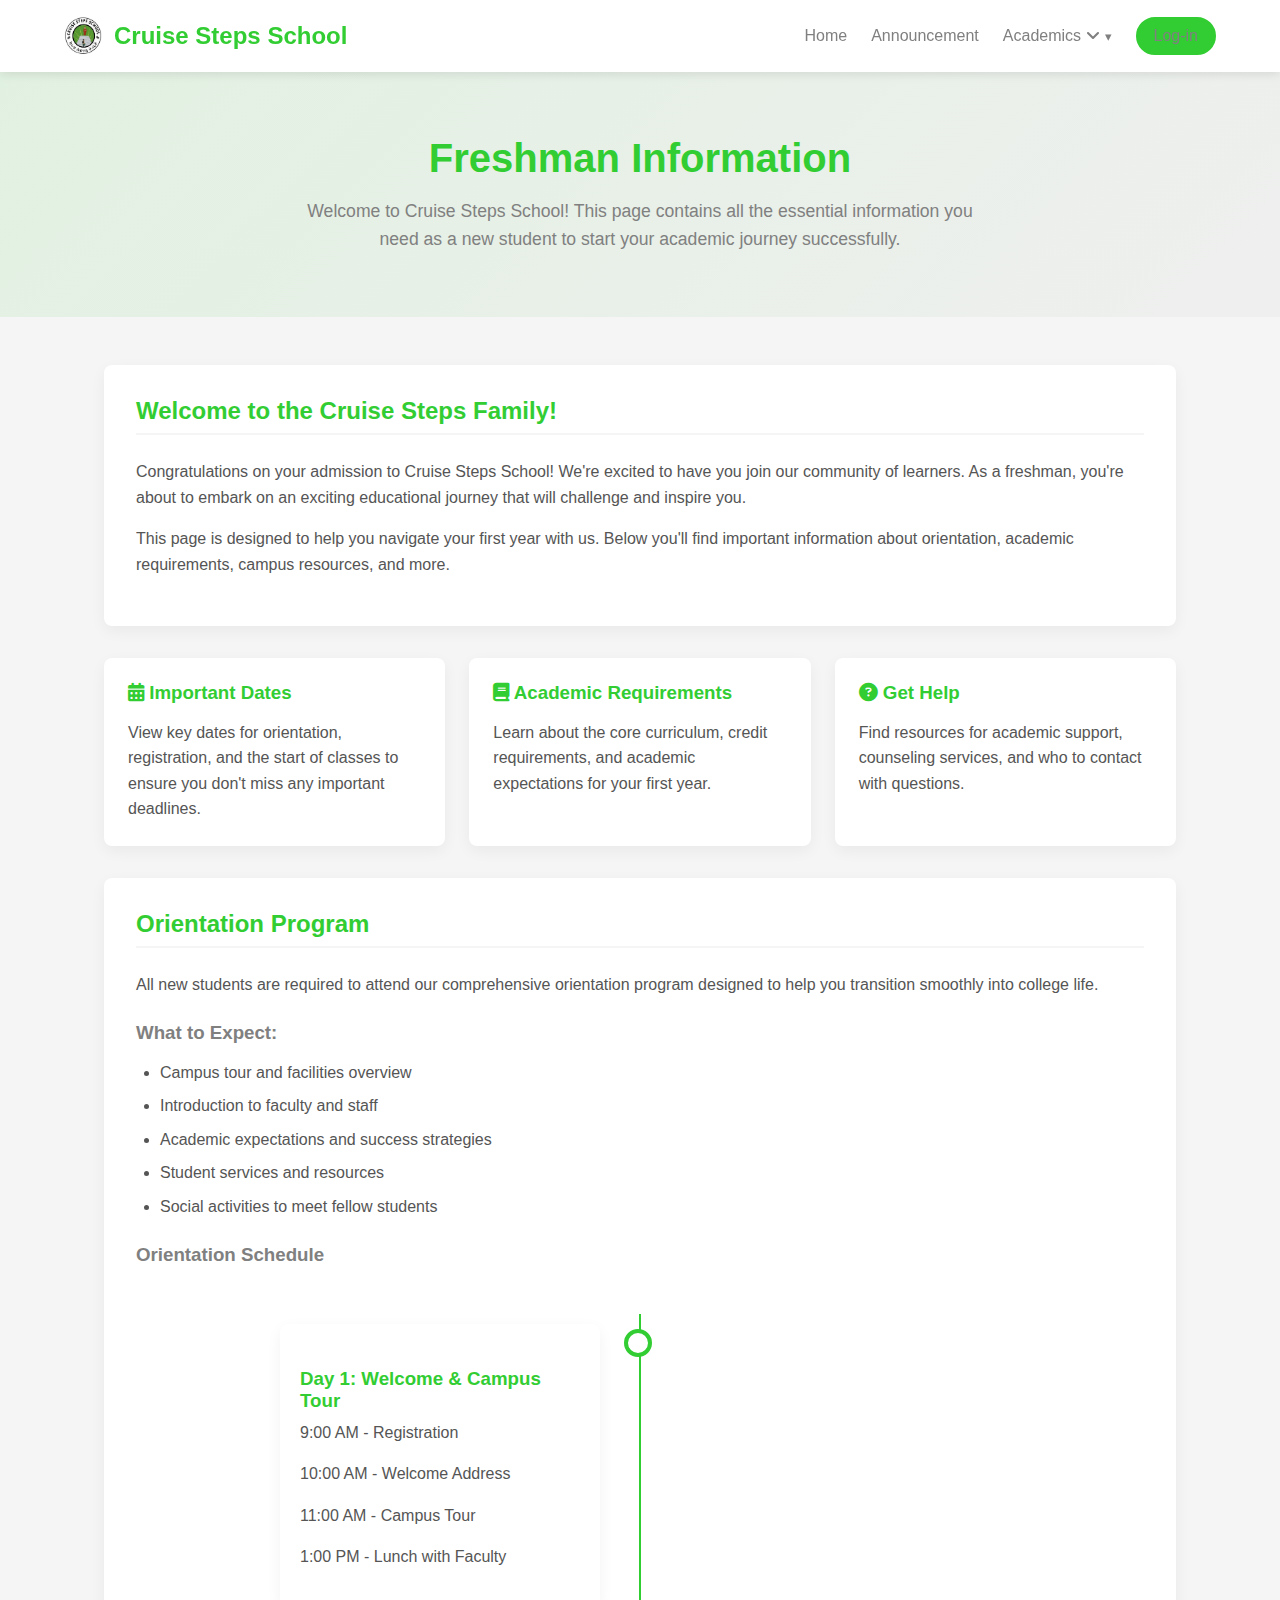
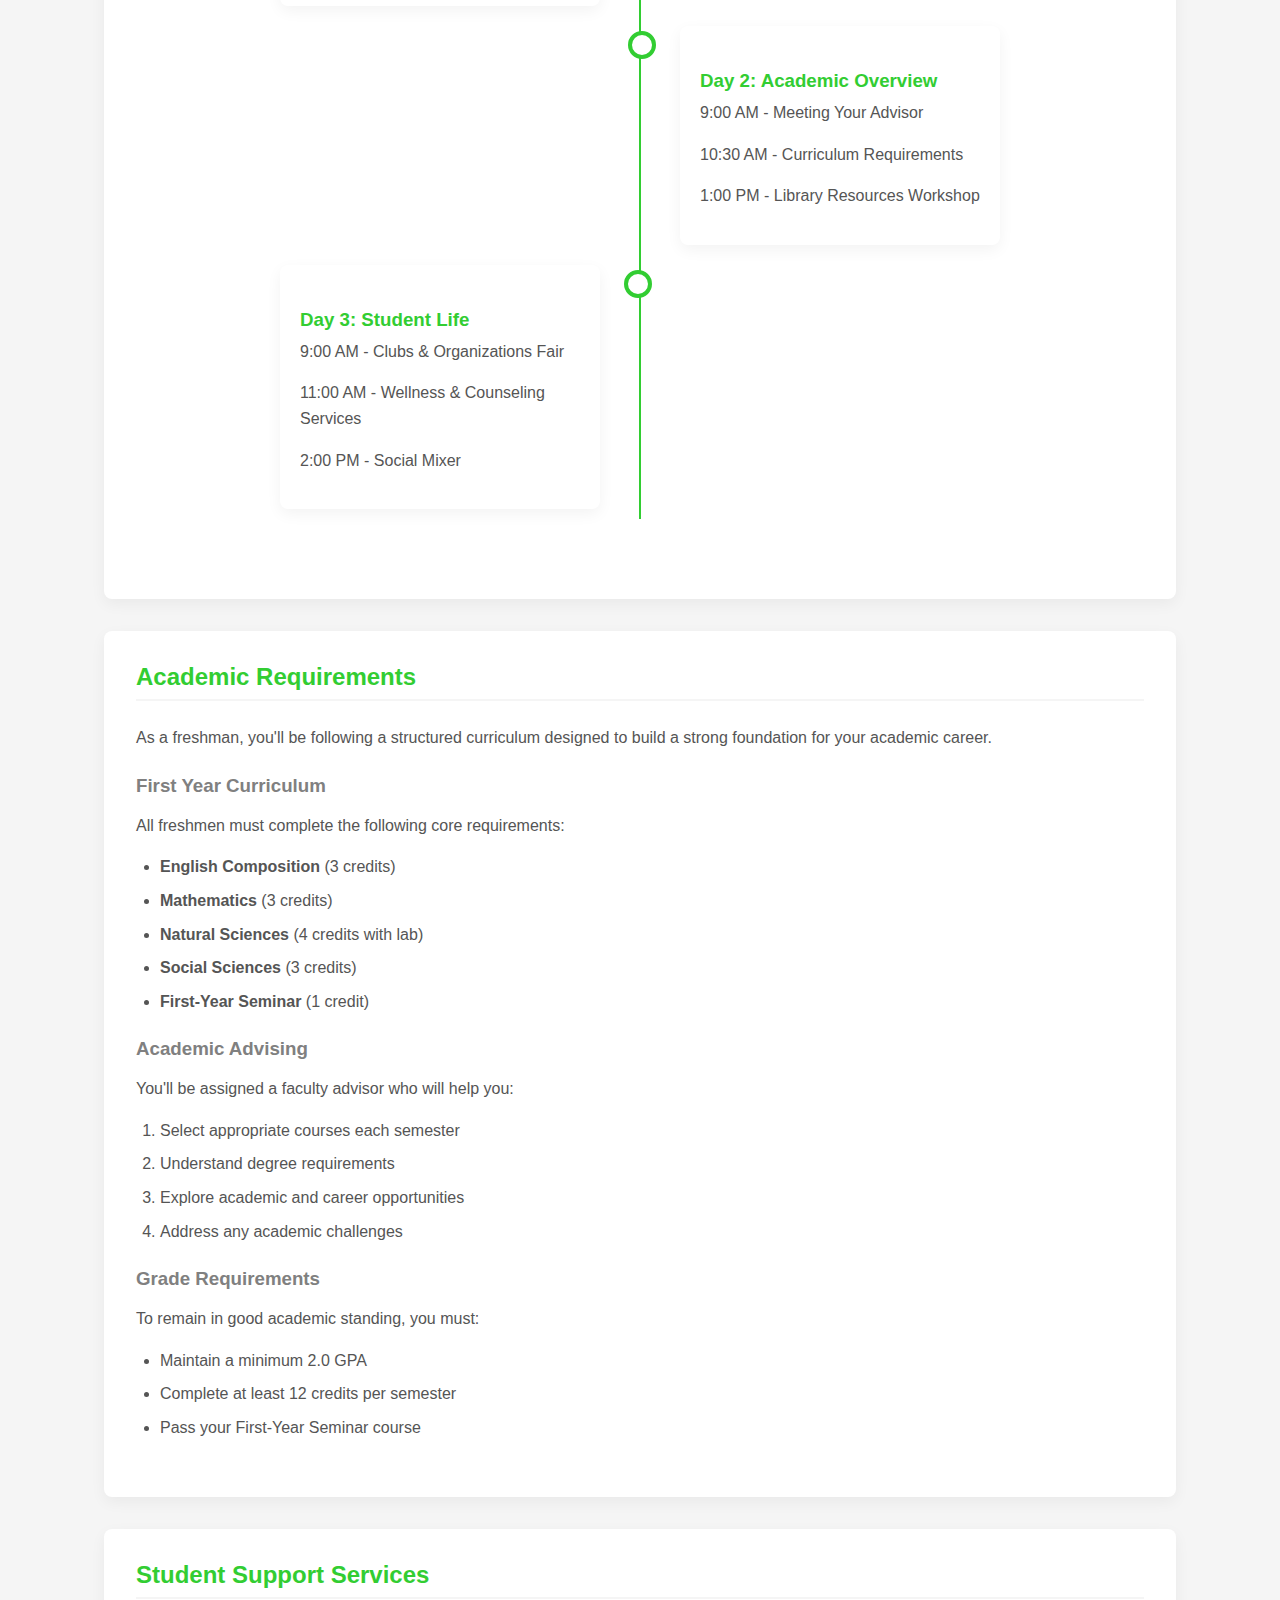
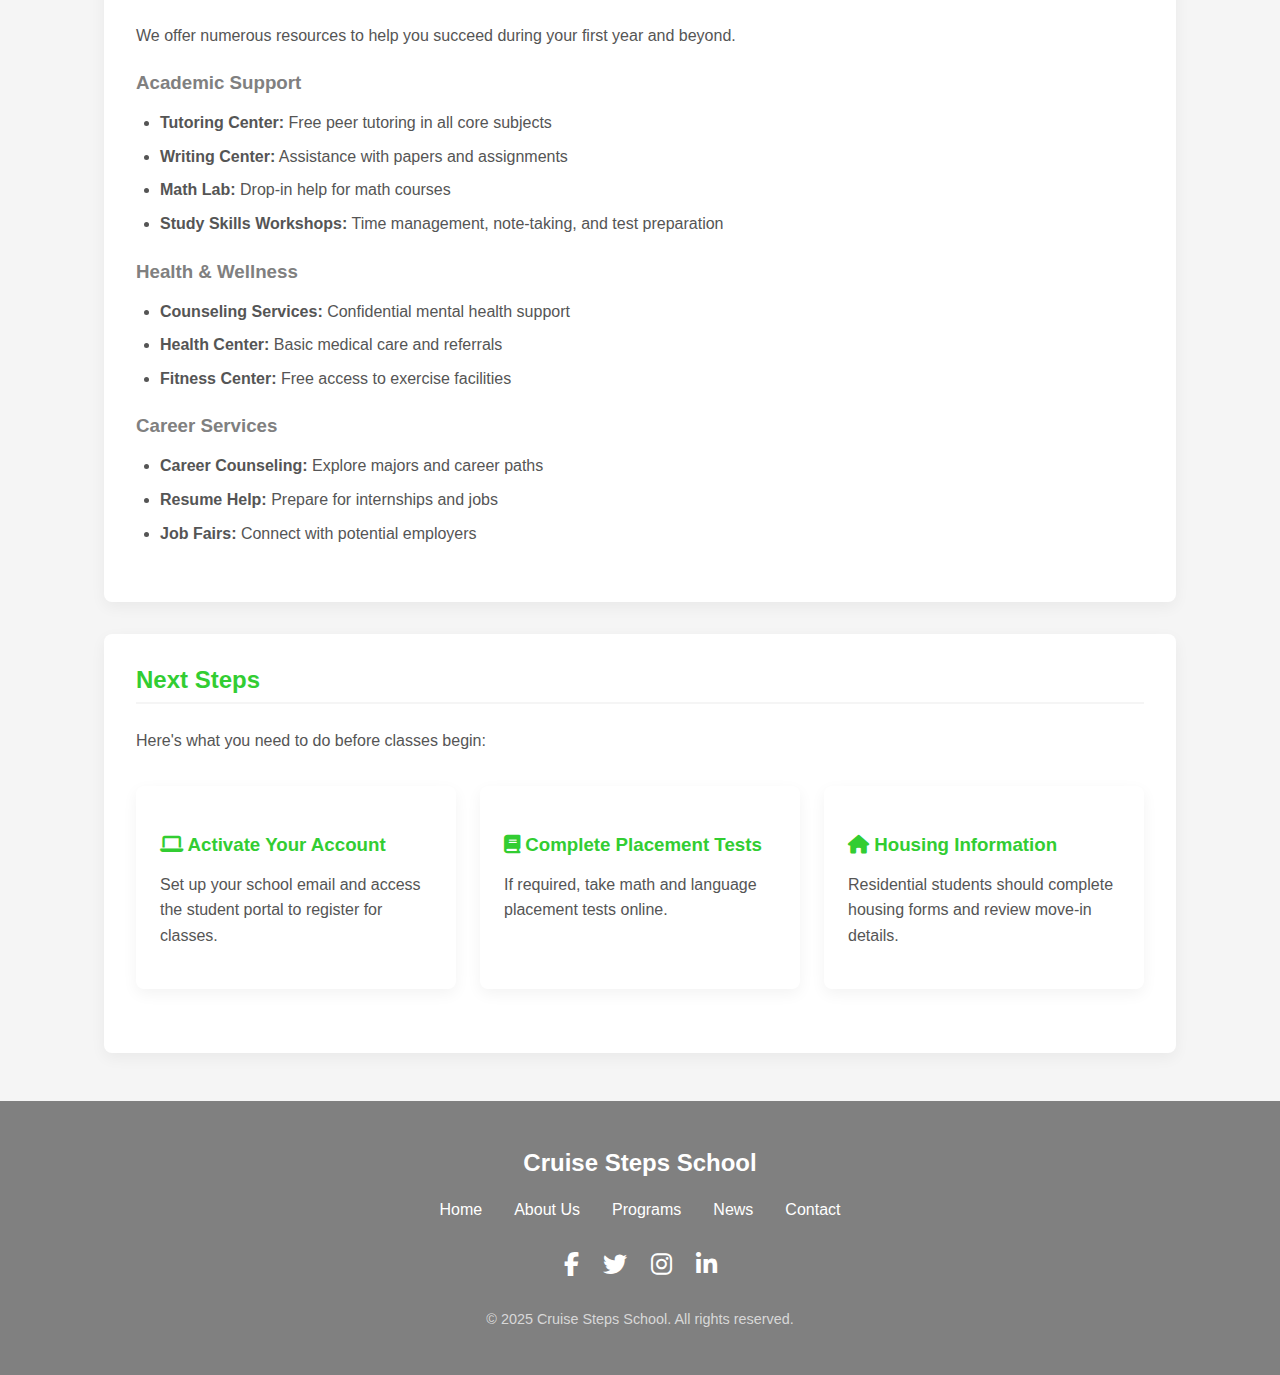
<file: freshman.html>
<!DOCTYPE html>
<html lang="en">
<head>
    <meta charset="UTF-8">
    <meta name="viewport" content="width=device-width, initial-scale=1.0">
    <title>Freshman Information | Cruise Steps School</title>
    <link rel="stylesheet" href="https://cdnjs.cloudflare.com/ajax/libs/font-awesome/6.4.0/css/all.min.css">
    <style>
        :root {
            --primary: #32CD32; /* Lime Green */
            --secondary: #808080; /* Gray */
            --light-gray: #f5f5f5;
        }
        
        * {
            margin: 0;
            padding: 0;
            box-sizing: border-box;
            font-family: 'Segoe UI', Tahoma, Geneva, Verdana, sans-serif;
        }

        body {
            background-color: var(--light-gray);
            color: #333;
        }
        
        /* Header/Navigation - Same as main site */
        header {
            background-color: white;
            box-shadow: 0 2px 10px rgba(0, 0, 0, 0.1);
            position: sticky;
            top: 0;
            z-index: 100;
        }

        nav {
            display: flex;
            justify-content: space-between;
            align-items: center;
            padding: 1rem 5%;
            max-width: 1400px;
            margin: 0 auto;
        }

        .logo {
            display: flex;
            align-items: center;
            gap: 10px;
        }

        .logo img {
            height: 40px;
        }

        .logo h1 {
            color: var(--primary);
            font-size: 1.5rem;
        }

        .nav-links {
            display: flex;
            gap: 1.5rem;
            align-items: center;
        }

        .nav-links a {
            color: var(--secondary);
            text-decoration: none;
            font-weight: 500;
            transition: color 0.3s;
            padding: 0.5rem 0;
            position: relative;
        }

        .nav-links a:hover {
            color: var(--primary);
        }

        .nav-links a.active {
            color: var(--primary);
            font-weight: 600;
        }

        .dropdown {
            position: relative;
            display: inline-block;
        }

        .dropdown-content {
            display: none;
            position: absolute;
            background-color: white;
            min-width: 200px;
            box-shadow: 0 8px 16px rgba(0,0,0,0.1);
            z-index: 1;
            border-radius: 4px;
            top: 100%;
            left: 0;
        }

        .dropdown:hover .dropdown-content {
            display: block;
        }

        .dropdown-content a {
            color: var(--secondary);
            padding: 12px 16px;
            text-decoration: none;
            display: block;
            border-bottom: 1px solid rgba(0,0,0,0.05);
        }

        .dropdown-content a:hover {
            background-color: rgba(50, 205, 50, 0.1);
            color: var(--primary);
        }

        .dropdown > a::after {
            content: "▾";
            margin-left: 5px;
            font-size: 0.8em;
        }

        .menu-toggle {
            display: none;
            cursor: pointer;
            font-size: 1.5rem;
            color: var(--secondary);
        }

        /* Page Hero */
        .page-hero {
            background: linear-gradient(135deg, rgba(50, 205, 50, 0.1), rgba(128, 128, 128, 0.05));
            padding: 4rem 5%;
            text-align: center;
        }

        .page-hero h1 {
            font-size: 2.5rem;
            margin-bottom: 1rem;
            color: var(--primary);
        }

        .page-hero p {
            color: var(--secondary);
            max-width: 700px;
            margin: 0 auto;
            font-size: 1.1rem;
            line-height: 1.6;
        }

        /* Main Content */
        .main-content {
            max-width: 1200px;
            margin: 3rem auto;
            padding: 0 5%;
        }

        /* Freshman Sections */
        .freshman-section {
            background-color: white;
            border-radius: 8px;
            box-shadow: 0 5px 15px rgba(0, 0, 0, 0.05);
            padding: 2rem;
            margin-bottom: 2rem;
        }

        .freshman-section h2 {
            color: var(--primary);
            margin-bottom: 1.5rem;
            padding-bottom: 0.5rem;
            border-bottom: 2px solid var(--light-gray);
        }

        .freshman-section h3 {
            color: var(--secondary);
            margin: 1.5rem 0 1rem;
        }

        .freshman-section p {
            line-height: 1.6;
            margin-bottom: 1rem;
            color: #555;
        }

        .freshman-section ul, .freshman-section ol {
            margin-left: 1.5rem;
            margin-bottom: 1.5rem;
            line-height: 1.6;
            color: #555;
        }

        .freshman-section li {
            margin-bottom: 0.5rem;
        }

        /* Info Cards */
        .info-cards {
            display: grid;
            grid-template-columns: repeat(auto-fit, minmax(300px, 1fr));
            gap: 1.5rem;
            margin: 2rem 0;
        }

        .info-card {
            background-color: white;
            border-radius: 8px;
            box-shadow: 0 5px 15px rgba(0, 0, 0, 0.05);
            padding: 1.5rem;
            transition: transform 0.3s;
        }

        .info-card:hover {
            transform: translateY(-5px);
        }

        .info-card h3 {
            color: var(--primary);
            margin-bottom: 1rem;
        }

        .info-card p {
            color: #555;
            line-height: 1.6;
        }

        /* Timeline */
        .timeline {
            position: relative;
            max-width: 800px;
            margin: 3rem auto;
        }

        .timeline::before {
            content: '';
            position: absolute;
            width: 2px;
            background-color: var(--primary);
            top: 0;
            bottom: 0;
            left: 50%;
            margin-left: -1px;
        }

        .timeline-item {
            padding: 10px 40px;
            position: relative;
            width: 50%;
            box-sizing: border-box;
        }

        .timeline-item::after {
            content: '';
            position: absolute;
            width: 20px;
            height: 20px;
            background-color: white;
            border: 4px solid var(--primary);
            border-radius: 50%;
            top: 15px;
            z-index: 1;
        }

        .left {
            left: 0;
        }

        .right {
            left: 50%;
        }

        .left::after {
            right: -12px;
        }

        .right::after {
            left: -12px;
        }

        .timeline-content {
            padding: 20px;
            background-color: white;
            border-radius: 8px;
            box-shadow: 0 5px 15px rgba(0, 0, 0, 0.05);
        }

        .timeline-content h3 {
            color: var(--primary);
            margin-bottom: 0.5rem;
        }

        .timeline-content p {
            color: #555;
            line-height: 1.6;
        }

        /* Button */
        .btn {
            display: inline-block;
            background-color: var(--primary);
            color: white;
            padding: 0.8rem 1.5rem;
            border-radius: 50px;
            text-decoration: none;
            font-weight: 600;
            transition: all 0.3s;
            border: 2px solid var(--primary);
            margin-top: 1rem;
        }

        .btn:hover {
            background-color: transparent;
            color: var(--primary);
        }

        /* Footer - Same as main site */
        footer {
            background-color: var(--secondary);
            color: white;
            padding: 3rem 5%;
            text-align: center;
        }

        .footer-logo {
            font-size: 1.5rem;
            font-weight: 700;
            margin-bottom: 1.5rem;
            color: white;
        }

        .footer-links {
            display: flex;
            justify-content: center;
            gap: 2rem;
            margin-bottom: 2rem;
        }

        .footer-links a {
            color: white;
            text-decoration: none;
            transition: color 0.3s;
        }

        .footer-links a:hover {
            color: var(--primary);
        }

        .social-icons {
            display: flex;
            justify-content: center;
            gap: 1.5rem;
            margin-bottom: 2rem;
        }

        .social-icons a {
            color: white;
            font-size: 1.5rem;
            transition: color 0.3s;
        }

        .social-icons a:hover {
            color: var(--primary);
        }

        .copyright {
            color: rgba(255, 255, 255, 0.7);
            font-size: 0.9rem;
        }

        /* Responsive Design */
        @media (max-width: 992px) {
            .menu-toggle {
                display: block;
            }
            
            .nav-links {
                position: fixed;
                top: 70px;
                left: -100%;
                width: 80%;
                height: calc(100vh - 70px);
                background: white;
                flex-direction: column;
                align-items: flex-start;
                padding: 2rem;
                box-shadow: 2px 0 10px rgba(0,0,0,0.1);
                transition: left 0.3s ease;
            }
            
            .nav-links.active {
                left: 0;
            }
            
            .dropdown {
                width: 100%;
            }
            
            .dropdown-content {
                position: static;
                display: none;
                width: 100%;
                box-shadow: none;
            }
            
            .dropdown:hover .dropdown-content {
                display: none;
            }
            
            .dropdown.active .dropdown-content {
                display: block;
            }
            
            .dropdown > a::after {
                content: "▸";
            }
            
            .dropdown.active > a::after {
                content: "▾";
            }

            /* Timeline adjustments */
            .timeline::before {
                left: 31px;
            }
            
            .timeline-item {
                width: 100%;
                padding-left: 70px;
                padding-right: 25px;
            }
            
            .timeline-item::after {
                left: 21px;
            }
            
            .left::after, .right::after {
                left: 21px;
            }
            
            .right {
                left: 0%;
            }
        }

        @media (max-width: 768px) {
            .page-hero h1 {
                font-size: 2rem;
            }
        }
    </style>
</head>
<body>
    <!-- Header/Navigation -->
    <header>
        <nav>
            <div class="logo">
                <img src="Cruise logo.jpg" alt="Cruise Steps School Logo">
                <h1>Cruise Steps School</h1>
            </div>
            
            <div class="menu-toggle" id="mobile-menu">
                <i class="fas fa-bars"></i>
            </div>
            <div class="nav-links" id="nav-links">
                <a href="index.html">Home</a>
                <div>
                    <a href="Announcement.html">Announcement</a>
                </div>
                <div class="dropdown">
                    <a href="#">Academics <i class="fas fa-angle-down"></i></a>
                    <div class="dropdown-content">
                        <a href="Apply-for-admissions.html">Apply for Admissions</a>
                        <a href="Addmission-states.html">Admission Status</a>
                        <a href="freshman.html" class="active">Freshman</a>
                    </div>
                </div>
                 <div>
                <a href="login.html" class="btn" style="padding: 0.5rem 1rem; margin: 0px;">Log-in</a>
            </div>
        </nav>
    </header>

    <!-- Page Hero -->
    <section class="page-hero">
        <h1>Freshman Information</h1>
        <p>Welcome to Cruise Steps School! This page contains all the essential information you need as a new student to start your academic journey successfully.</p>
    </section>

    <!-- Main Content -->
    <div class="main-content">
        <!-- Welcome Section -->
        <section class="freshman-section">
            <h2>Welcome to the Cruise Steps Family!</h2>
            <p>Congratulations on your admission to Cruise Steps School! We're excited to have you join our community of learners. As a freshman, you're about to embark on an exciting educational journey that will challenge and inspire you.</p>
            <p>This page is designed to help you navigate your first year with us. Below you'll find important information about orientation, academic requirements, campus resources, and more.</p>
        </section>

        <!-- Quick Info Cards -->
        <div class="info-cards">
            <div class="info-card">
                <h3><i class="fas fa-calendar-alt"></i> Important Dates</h3>
                <p>View key dates for orientation, registration, and the start of classes to ensure you don't miss any important deadlines.</p>
               
            </div>
            <div class="info-card">
                <h3><i class="fas fa-book"></i> Academic Requirements</h3>
                <p>Learn about the core curriculum, credit requirements, and academic expectations for your first year.</p>
               
            </div>
            <div class="info-card">
                <h3><i class="fas fa-question-circle"></i> Get Help</h3>
                <p>Find resources for academic support, counseling services, and who to contact with questions.</p>
               
            </div>
        </div>

        <!-- Orientation Section -->
        <section class="freshman-section" id="dates">
            <h2>Orientation Program</h2>
            <p>All new students are required to attend our comprehensive orientation program designed to help you transition smoothly into college life.</p>
            
            <h3>What to Expect:</h3>
            <ul>
                <li>Campus tour and facilities overview</li>
                <li>Introduction to faculty and staff</li>
                <li>Academic expectations and success strategies</li>
                <li>Student services and resources</li>
                <li>Social activities to meet fellow students</li>
            </ul>

            <h3>Orientation Schedule</h3>
            <div class="timeline">
                <div class="timeline-item left">
                    <div class="timeline-content">
                        <h3>Day 1: Welcome & Campus Tour</h3>
                        <p>9:00 AM - Registration</p>
                        <p>10:00 AM - Welcome Address</p>
                        <p>11:00 AM - Campus Tour</p>
                        <p>1:00 PM - Lunch with Faculty</p>
                    </div>
                </div>
                <div class="timeline-item right">
                    <div class="timeline-content">
                        <h3>Day 2: Academic Overview</h3>
                        <p>9:00 AM - Meeting Your Advisor</p>
                        <p>10:30 AM - Curriculum Requirements</p>
                        <p>1:00 PM - Library Resources Workshop</p>
                    </div>
                </div>
                <div class="timeline-item left">
                    <div class="timeline-content">
                        <h3>Day 3: Student Life</h3>
                        <p>9:00 AM - Clubs & Organizations Fair</p>
                        <p>11:00 AM - Wellness & Counseling Services</p>
                        <p>2:00 PM - Social Mixer</p>
                    </div>
                </div>
            </div>
        </section>

        <!-- Academic Requirements -->
        <section class="freshman-section" id="academics">
            <h2>Academic Requirements</h2>
            <p>As a freshman, you'll be following a structured curriculum designed to build a strong foundation for your academic career.</p>
            
            <h3>First Year Curriculum</h3>
            <p>All freshmen must complete the following core requirements:</p>
            <ul>
                <li><strong>English Composition</strong> (3 credits)</li>
                <li><strong>Mathematics</strong> (3 credits)</li>
                <li><strong>Natural Sciences</strong> (4 credits with lab)</li>
                <li><strong>Social Sciences</strong> (3 credits)</li>
                <li><strong>First-Year Seminar</strong> (1 credit)</li>
            </ul>
            
            <h3>Academic Advising</h3>
            <p>You'll be assigned a faculty advisor who will help you:</p>
            <ol>
                <li>Select appropriate courses each semester</li>
                <li>Understand degree requirements</li>
                <li>Explore academic and career opportunities</li>
                <li>Address any academic challenges</li>
            </ol>
            
            <h3>Grade Requirements</h3>
            <p>To remain in good academic standing, you must:</p>
            <ul>
                <li>Maintain a minimum 2.0 GPA</li>
                <li>Complete at least 12 credits per semester</li>
                <li>Pass your First-Year Seminar course</li>
            </ul>
        </section>

        <!-- Support Services -->
        <section class="freshman-section" id="support">
            <h2>Student Support Services</h2>
            <p>We offer numerous resources to help you succeed during your first year and beyond.</p>
            
            <h3>Academic Support</h3>
            <ul>
                <li><strong>Tutoring Center:</strong> Free peer tutoring in all core subjects</li>
                <li><strong>Writing Center:</strong> Assistance with papers and assignments</li>
                <li><strong>Math Lab:</strong> Drop-in help for math courses</li>
                <li><strong>Study Skills Workshops:</strong> Time management, note-taking, and test preparation</li>
            </ul>
            
            <h3>Health & Wellness</h3>
            <ul>
                <li><strong>Counseling Services:</strong> Confidential mental health support</li>
                <li><strong>Health Center:</strong> Basic medical care and referrals</li>
                <li><strong>Fitness Center:</strong> Free access to exercise facilities</li>
            </ul>
            
            <h3>Career Services</h3>
            <ul>
                <li><strong>Career Counseling:</strong> Explore majors and career paths</li>
                <li><strong>Resume Help:</strong> Prepare for internships and jobs</li>
                <li><strong>Job Fairs:</strong> Connect with potential employers</li>
            </ul>
        </section>

        <!-- Next Steps -->
        <section class="freshman-section">
            <h2>Next Steps</h2>
            <p>Here's what you need to do before classes begin:</p>
            
            <div class="info-cards">
                <div class="info-card">
                    <h3><i class="fas fa-laptop"></i> Activate Your Account</h3>
                    <p>Set up your school email and access the student portal to register for classes.</p>
                </div>
                <div class="info-card">
                    <h3><i class="fas fa-book"></i> Complete Placement Tests</h3>
                    <p>If required, take math and language placement tests online.</p>
                </div>
                <div class="info-card">
                    <h3><i class="fas fa-home"></i> Housing Information</h3>
                    <p>Residential students should complete housing forms and review move-in details.</p>
                </div>
            </div>
            
           
        </section>
    </div>

    <!-- Footer -->
    <footer>
        <div class="footer-logo">Cruise Steps School</div>
        <div class="footer-links">
            <a href="index.html">Home</a>
            <a href="#">About Us</a>
            <a href="#">Programs</a>
            <a href="#">News</a>
            <a href="#">Contact</a>
        </div>
        <div class="social-icons">
            <a href="#"><i class="fab fa-facebook-f"></i></a>
            <a href="#"><i class="fab fa-twitter"></i></a>
            <a href="#"><i class="fab fa-instagram"></i></a>
            <a href="#"><i class="fab fa-linkedin-in"></i></a>
        </div>
        <p class="copyright">© 2025 Cruise Steps School. All rights reserved.</p>
    </footer>

    <script>
        // Mobile Menu Toggle
        document.getElementById('mobile-menu').addEventListener('click', function() {
            document.getElementById('nav-links').classList.toggle('active');
        });

        // Mobile Dropdown Toggle
        const dropdowns = document.querySelectorAll('.dropdown');
        
        dropdowns.forEach(dropdown => {
            dropdown.addEventListener('click', function(e) {
                if (window.innerWidth <= 992) {
                    e.preventDefault();
                    this.classList.toggle('active');
                    
                    // Close other dropdowns when opening a new one
                    dropdowns.forEach(otherDropdown => {
                        if (otherDropdown !== this) {
                            otherDropdown.classList.remove('active');
                        }
                    });
                }
            });
        });

        // Close dropdown when clicking outside
        document.addEventListener('click', function(e) {
            if (!e.target.closest('.dropdown') && window.innerWidth <= 992) {
                dropdowns.forEach(dropdown => {
                    dropdown.classList.remove('active');
                });
            }
        });
    </script>
</body>
</html>
</file>
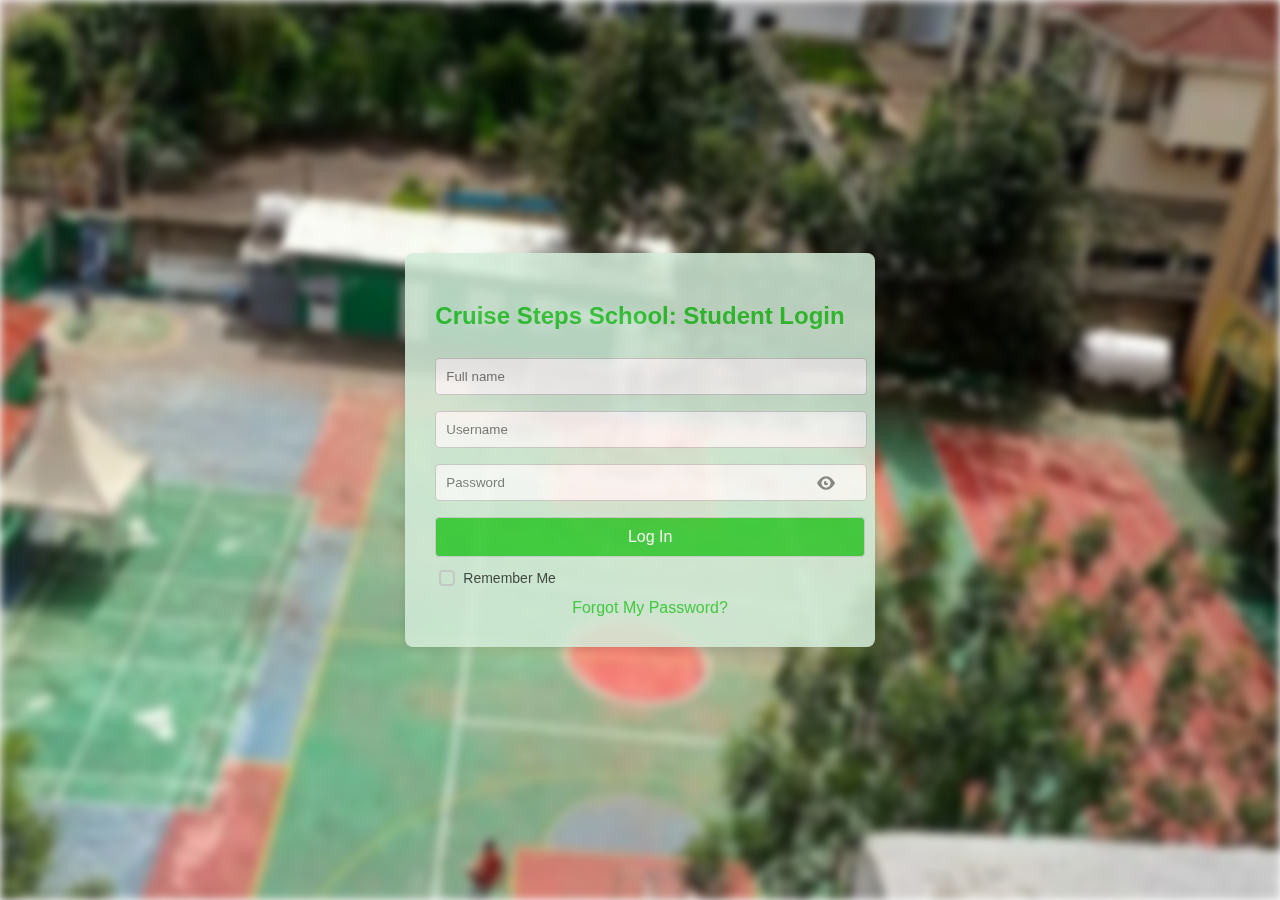
<file: login.html>
<!DOCTYPE html>
<html lang="en">
<head>
  <meta charset="UTF-8" />
  <meta name="viewport" content="width=device-width, initial-scale=1.0"/>
  <title>Cruise Steps School - Login</title>
  <style>
    body {
      font-family: Arial, sans-serif;
      background-color: white;
      color: #333;
      margin: 0;
      padding: 0;
    }

    .container {
      display: flex;
      justify-content: center;
      align-items: center;
      height: 100vh;
      position: relative;
      overflow: hidden;
    }

    .container::before {
      content: "";
      position: absolute;
      top: 0;
      left: 0;
      width: 100%;
      height: 100%;
      background: url('cruise2.jpg') center/cover;
      filter: blur(5px);
      z-index: -1;
    }

    .login-box {
      background-color: #d4edda;
      padding: 30px;
      border-radius: 8px;
      box-shadow: 0 4px 8px rgba(0, 0, 0, 0.1);
      opacity: 0.85;
      z-index: 1;
    }

    h2 {
      color: limegreen;
      margin-bottom: 20px;
      text-align: center;
    }

    .input-group {
      position: relative;
    }

    input[type="text"], input[type="password"] {
      width: 100%;
      padding: 10px;
      margin: 8px 0;
      border: 1px solid #ccc;
      border-radius: 4px;
    }

    .toggle-password {
      position: absolute;
      right: 10px;
      top: 50%;
      transform: translateY(-50%);
      width: 18px;
      height: 18px;
      cursor: pointer;
    }

    button {
      display: block;
      width: 100%;
      background-color: limegreen;
      color: white;
      padding: 10px;
      margin-top: 8px;
      border: 1px solid #ccc;
      border-radius: 4px;
      cursor: pointer;
      font-size: 16px;
    }

    button:hover {
      background-color: #45a049;
    }

    a {
      color: limegreen;
      text-decoration: none;
      display: block;
      margin-top: 10px;
      text-align: center;
    }

    a:hover {
      text-decoration: underline;
    }

    .forget {
      margin-left: 20px;
    }

    #error-message {
      color: red;
      text-align: center;
      display: none;
      margin-top: 10px;
    }

    #loader {
      display: none;
      margin: 15px auto;
      border: 4px solid #f3f3f3;
      border-top: 4px solid limegreen;
      border-radius: 50%;
      width: 30px;
      height: 30px;
      animation: spin 1s linear infinite;
    }

    @keyframes spin {
      to {
        transform: rotate(360deg);
      }
    }

    input[type="checkbox"] {
      appearance: none;
      width: 16px;
      height: 16px;
      border: 2px solid #ccc;
      border-radius: 4px;
      outline: none;
      cursor: pointer;
      position: relative;
    }

    input[type="checkbox"]:checked {
      background-color: limegreen;
      border-color: limegreen;
    }

    input[type="checkbox"]::before {
      content: "";
      position: absolute;
      top: 2px;
      left: 4px;
      width: 4px;
      height: 8px;
      border: solid white;
      border-width: 0 2px 2px 0;
      transform: rotate(45deg);
      display: none;
    }

    input[type="checkbox"]:checked::before {
      display: block;
    }
  </style>
</head>
<body>
  <div class="container">
    <div class="login-box">
      <form id="login-Form">
        <h2>Cruise Steps School: Student Login</h2>
        <div class="form-group">
          <label for="name"></label>
          <input type="text" id="name" placeholder="Full name" required>
        </div>
        <input type="text" placeholder="Username" id="Elanigga" required />
        <div class="input-group">
          <input type="password" placeholder="Password" id="meaw69" required />
          <img src="eye1.png" alt="Toggle Password" class="toggle-password" id="toggle-password" />
        </div>
        <button type="submit" style="width: 105%;">Log In</button>
        <div id="loader"></div>
        <div style="display: flex; align-items: center; margin-top: 10px;">
          <input type="checkbox" id="rememberMe" style="margin-right: 8px;" />
          <label for="rememberMe" style="font-size: 14px;">Remember Me</label>
        </div>
        <p id="error-message">Invalid username or password</p>
        <a class="forget" href="forget.html">Forgot My Password?</a>
      </form>
    </div>
  </div>

  <script>
    document.addEventListener("DOMContentLoaded", function() {
      const usernameInput = document.getElementById("Elanigga");
      const passwordInput = document.getElementById("meaw69");
      const rememberMe = document.getElementById("rememberMe");
      const errorMessage = document.getElementById("error-message");
      const loader = document.getElementById("loader");
      const togglePassword = document.getElementById("toggle-password");

      const validUsernames = ["AB1_17", "AB2_17", "AB3_17", "AB4_17"];

      // Only load username if flag is true
      if (localStorage.getItem("rememberFlag") === "true") {
        const savedUsername = localStorage.getItem("rememberedUsername");
        if (savedUsername) {
          usernameInput.value = savedUsername;
          rememberMe.checked = true;
        }
      }

      // Toggle password visibility
      togglePassword.addEventListener("click", function() {
        const type = passwordInput.type === "password" ? "text" : "password";
        passwordInput.type = type;
        togglePassword.src = type === "password" ? "eye1.png" : "eyeslash.png";
      });

      // Handle checkbox toggle – clear saved data if unchecked
      rememberMe.addEventListener("change", function() {
        if (!this.checked) {
          localStorage.removeItem("rememberedUsername");
          localStorage.setItem("rememberFlag", "false");
        }
      });

      // Handle login submission
      document.getElementById("login-Form").addEventListener("submit", function(e) {
        e.preventDefault();
        const name = document.getElementById("name").value.trim(); // Get the name
        const username = usernameInput.value.trim();
        const password = passwordInput.value.trim();

        if (validUsernames.includes(username) && password === "ethiopia1") {
          errorMessage.style.display = "none";
          loader.style.display = "block";
          window.location.href = "Test.html";
          // Store the name in localStorage
          localStorage.setItem("userName", name);

          // Store username only if "Remember Me" is checked
          if (rememberMe.checked) {
            localStorage.setItem("rememberedUsername", username);
            localStorage.setItem("rememberFlag", "true");
          } else {
            localStorage.removeItem("rememberedUsername");
            localStorage.setItem("rememberFlag", "false");
          }

          setTimeout(() => {
            window.location.href = "Studentwelcome.html";
          }, 2000);
        } else {
          errorMessage.style.display = "block";
        }
      });
    });
  </script>
</body>
</html>
</file>
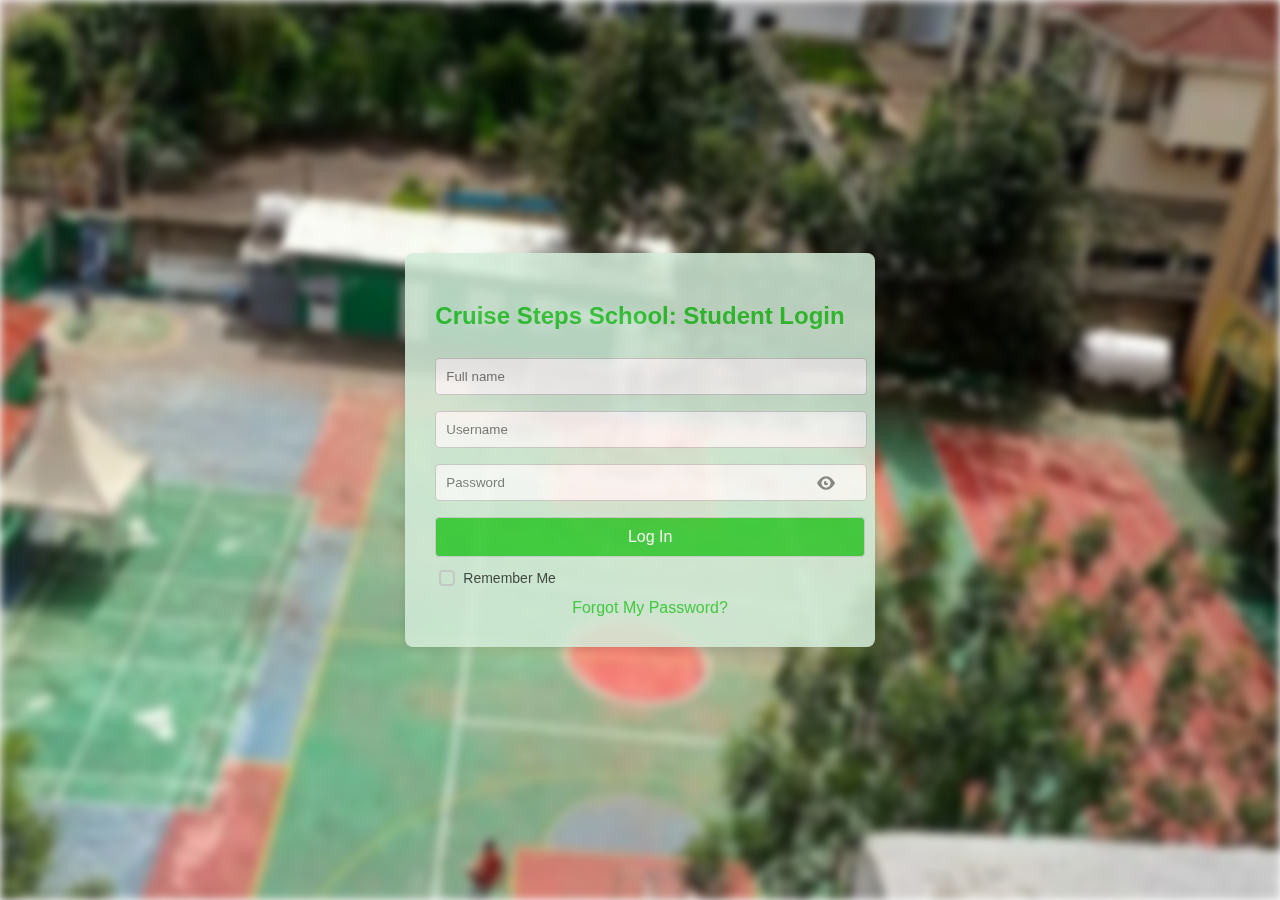
<file: Test.html>
<!DOCTYPE html>
<html lang="en">
<head>
    <meta charset="UTF-8">
    <meta name="viewport" content="width=device-width, initial-scale=1.0">
    <title>Cruise Steps School</title>
    <link rel="stylesheet" href="https://cdnjs.cloudflare.com/ajax/libs/font-awesome/6.4.0/css/all.min.css">
    <style>
        :root {
            --primary: #32CD32; /* Lime Green */
            --secondary: #808080; /* Gray */
            --light-gray: #f5f5f5;
        }
        .a{
            margin: 0px;
        }
        * {
            margin: 0;
            padding: 0;
            box-sizing: border-box;
            font-family: 'Segoe UI', Tahoma, Geneva, Verdana, sans-serif;
        }

        body {
            background-color: var(--light-gray);
            color: #333;
        }
        /* Header/Navigation */
        header {
            background-color: white;
            box-shadow: 0 2px 10px rgba(0, 0, 0, 0.1);
            position: sticky;
            top: 0;
            z-index: 100;
        }

        nav {
            display: flex;
            justify-content: space-between;
            align-items: center;
            padding: 1rem 5%;
            max-width: 1400px;
            margin: 0 auto;
        }

        .logo {
            display: flex;
            align-items: center;
            gap: 10px;
        }

        .logo img {
            height: 40px;
        }

        .logo h1 {
            color: var(--primary);
            font-size: 1.5rem;
        }

        /* Navigation Links - Updated for Dropdown */
        .nav-links {
            display: flex;
            gap: 1.5rem;
            align-items: center;
        }

        .nav-links a {
            color: var(--secondary);
            text-decoration: none;
            font-weight: 500;
            transition: color 0.3s;
            padding: 0.5rem 0;
            position: relative;
        }

        .nav-links a:hover {
            color: var(--primary);
        }

        .nav-links a.active {
            color: var(--primary);
            font-weight: 600;
        }

        /* Dropdown Menu Styles */
        .dropdown {
            position: relative;
            display: inline-block;
        }

        .dropdown-content {
            display: none;
            position: absolute;
            background-color: white;
            min-width: 200px;
            box-shadow: 0 8px 16px rgba(0,0,0,0.1);
            z-index: 1;
            border-radius: 4px;
            top: 100%;
            left: 0;
        }

        .dropdown:hover .dropdown-content {
            display: block;
        }

        .dropdown-content a {
            color: var(--secondary);
            padding: 12px 16px;
            text-decoration: none;
            display: block;
            border-bottom: 1px solid rgba(0,0,0,0.05);
        }

        .dropdown-content a:hover {
            background-color: rgba(50, 205, 50, 0.1);
            color: var(--primary);
        }

        .dropdown > a::after {
            content: "▾";
            margin-left: 5px;
            font-size: 0.8em;
        }

        /* Mobile Menu Toggle */
        .menu-toggle {
            display: none;
            cursor: pointer;
            font-size: 1.5rem;
            color: var(--secondary);
        }

        /* Hero Section */
        .hero {
            background: linear-gradient(135deg, rgba(50, 205, 50, 0.1), rgba(128, 128, 128, 0.05));
            padding: 5rem 5%;
            text-align: center;
        }

        .hero h2 {
            font-size: 2.5rem;
            margin-bottom: 1rem;
            color: var(--primary);
        }

        .hero p {
            color: var(--secondary);
            max-width: 700px;
            margin: 0 auto 2rem;
            font-size: 1.1rem;
            line-height: 1.6;
        }

        .btn {
            display: inline-block;
            background-color: var(--primary);
            color: white;
            padding: 0.8rem 1.5rem;
            border-radius: 50px;
            text-decoration: none;
            font-weight: 600;
            transition: all 0.3s;
            border: 2px solid var(--primary);
        }

        .btn:hover {
            background-color: transparent;
            color: var(--primary);
        }

        .btn-outline {
            background-color: transparent;
            color: var(--primary);
            margin-left: 1rem;
        }

        .btn-outline:hover {
            background-color: var(--primary);
            color: white;
        }

        /* Features Section */
        .features {
            padding: 4rem 5%;
            max-width: 1200px;
            margin: 0 auto;
        }

        .section-title {
            text-align: center;
            margin-bottom: 3rem;
        }

        .section-title h3 {
            font-size: 2rem;
            color: var(--secondary);
            margin-bottom: 1rem;
        }

        .section-title p {
            color: var(--secondary);
            max-width: 600px;
            margin: 0 auto;
        }

        .features-grid {
            display: grid;
            grid-template-columns: repeat(auto-fit, minmax(280px, 1fr));
            gap: 2rem;
        }

        .feature-card {
            background-color: white;
            padding: 2rem;
            border-radius: 8px;
            box-shadow: 0 5px 15px rgba(0, 0, 0, 0.05);
            transition: transform 0.3s;
            text-align: center;
        }

        .feature-card:hover {
            transform: translateY(-5px);
        }

        .feature-icon {
            font-size: 2.5rem;
            color: var(--primary);
            margin-bottom: 1.5rem;
        }

        .feature-card h4 {
            color: var(--secondary);
            margin-bottom: 1rem;
        }

        /* Footer */
        footer {
            background-color: var(--secondary);
            color: white;
            padding: 3rem 5%;
            text-align: center;
        }

        .footer-logo {
            font-size: 1.5rem;
            font-weight: 700;
            margin-bottom: 1.5rem;
            color: white;
        }

        .footer-links {
            display: flex;
            justify-content: center;
            gap: 2rem;
            margin-bottom: 2rem;
        }

        .footer-links a {
            color: white;
            text-decoration: none;
            transition: color 0.3s;
        }

        .footer-links a:hover {
            color: var(--primary);
        }

        .social-icons {
            display: flex;
            justify-content: center;
            gap: 1.5rem;
            margin-bottom: 2rem;
        }

        .social-icons a {
            color: white;
            font-size: 1.5rem;
            transition: color 0.3s;
        }

        .social-icons a:hover {
            color: var(--primary);
        }

        .copyright {
            color: rgba(255, 255, 255, 0.7);
            font-size: 0.9rem;
        }

        /* Responsive Design */
        @media (max-width: 992px) {
            .menu-toggle {
                display: block;
            }
            
            .nav-links {
                position: fixed;
                top: 70px;
                left: -100%;
                width: 80%;
                height: calc(100vh - 70px);
                background: white;
                flex-direction: column;
                align-items: flex-start;
                padding: 2rem;
                box-shadow: 2px 0 10px rgba(0,0,0,0.1);
                transition: left 0.3s ease;
            }
            
            .nav-links.active {
                left: 0;
            }
            
            .dropdown {
                width: 100%;
            }
            
            .dropdown-content {
                position: static;
                display: none;
                width: 100%;
                box-shadow: none;
            }
            
            .dropdown:hover .dropdown-content {
                display: none;
            }
            
            .dropdown.active .dropdown-content {
                display: block;
            }
            
            .dropdown > a::after {
                content: "▸";
            }
            
            .dropdown.active > a::after {
                content: "▾";
            }
        }

        @media (max-width: 768px) {
            .hero h2 {
                font-size: 2rem;
            }

            .btn-container {
                display: block;
                flex-direction: row;
                gap: 1rem;
            }

            .btn-outline {
                margin-left: 0px;
            }
            .btn.btn-outline{
              align-items: center;
              width: 150px;
              display: block;
              flex-direction: row;
              gap: 1rem;
            }
        }
        .you-can{
          margin-top: 20px;
        }
        .btn{
          margin-bottom: 20px;
        }
    </style>
</head>
<body>
    <!-- Header/Navigation -->
    <header>
        <nav>
            <div class="logo">
                <img src="Cruise logo.jpg" alt="Cruise Steps School Logo">
                <h1>Cruise Steps School</h1>
            </div>
            
            <div class="menu-toggle" id="mobile-menu">
                <i class="fas fa-bars"></i>
            </div>
            <div class="nav-links" id="nav-links">
                <a href="#" class="active">Home</a>
                <div>
                    <a href="Announcement.html">Announcement </a>
                </div>
                <div class="dropdown">
                    <a href="#">Academics <i class="fas fa-angle-down"></i></a>
                    <div class="dropdown-content">
                        <a href="Apply-for-admissions.html">Apply for Admissions</a>
                        <a href="Addmission-states.html">Addmission states</a>
                        <a href="freshman.html">fressman</a>
                    </div>
                </div>
            <div>
                <a href="login.html" class="btn" style="padding: 0.5rem 1rem; margin: 0px;">Log-in</a>
            </div>
        </nav>
    </header>

    <!-- Hero Section -->
    <section class="hero">
        <h1 id="welcome-msg" style="color: #32CD32; font-size: 40px; "></h1><br>
        <h2>Education is the key to the Future</h2>
        <p>At Cruise Steps School, we provide quality education that nurtures creativity, critical thinking, and character development in a supportive environment.</p>
        <div class="btn-container">
            <a href="about-us.html" class="btn">Learn more</a><br>
        </div>
    </section>

    <!-- Features Section -->
    <section class="features">
        <div class="section-title">
            <h3>Why Choose Cruise Steps?</h3>
            <p>We offer a comprehensive educational experience that prepares students for success in an ever-changing world.</p>
        </div>
        <div class="features-grid">
            <div class="feature-card">
                <div class="feature-icon">
                    <i class="fas fa-graduation-cap"></i>
                </div>
                <h4>Qualified Teachers</h4>
                <p>Our dedicated staff are experts in their fields with a passion for teaching.</p>
            </div>
            <div class="feature-card">
                <div class="feature-icon">
                    <i class="fas fa-laptop"></i>
                </div>
                <h4>Modern Facilities</h4>
                <p>State-of-the-art classrooms and technology-enhanced learning environments.</p>
            </div>
            <div class="feature-card">
                <div class="feature-icon">
                    <i class="fas fa-heart"></i>
                </div>
                <h4>Holistic Approach</h4>
                <p>We focus on academic excellence along with emotional and social development.</p>
            </div>
    </section>

    <!-- Footer -->
    <footer>
        <div class="footer-logo">Cruise Steps School</div>
        <div class="footer-links">
            <a href="#">Home</a>
            <a href="about-us.html">About Us</a>
            <a href="#">Programs</a>
            <a href="#">News</a>
            <a href="#">Contact</a>
        </div>
        <div class="social-icons">
            <a href="#"><i class="fab fa-facebook-f"></i></a>
            <a href="#"><i class="fab fa-twitter"></i></a>
            <a href="#"><i class="fab fa-instagram"></i></a>
            <a href="#"><i class="fab fa-linkedin-in"></i></a>
        </div>
        <p class="copyright">© 2025 Cruise Steps School. All rights reserved.</p>
    </footer>

    <script>
        // Mobile Menu Toggle
        document.getElementById('mobile-menu').addEventListener('click', function() {
            document.getElementById('nav-links').classList.toggle('active');
        });

        // Mobile Dropdown Toggle
        const dropdowns = document.querySelectorAll('.dropdown');
        
        dropdowns.forEach(dropdown => {
            dropdown.addEventListener('click', function(e) {
                if (window.innerWidth <= 992) {
                    e.preventDefault();
                    this.classList.toggle('active');
                    
                    // Close other dropdowns when opening a new one
                    dropdowns.forEach(otherDropdown => {
                        if (otherDropdown !== this) {
                            otherDropdown.classList.remove('active');
                        }
                    });
                }
            });
        });

        // Close dropdown when clicking outside
        document.addEventListener('click', function(e) {
            if (!e.target.closest('.dropdown') && window.innerWidth <= 992) {
                dropdowns.forEach(dropdown => {
                    dropdown.classList.remove('active');
                });
            }
        });
        
    const name = localStorage.getItem('userName');

    if (name) {
      document.getElementById('welcome-msg').textContent = `Welcome, ${name}!`;
    } else {
      window.location.href = 'login.html';
    }

    </script>
</body>
</html>
</file>
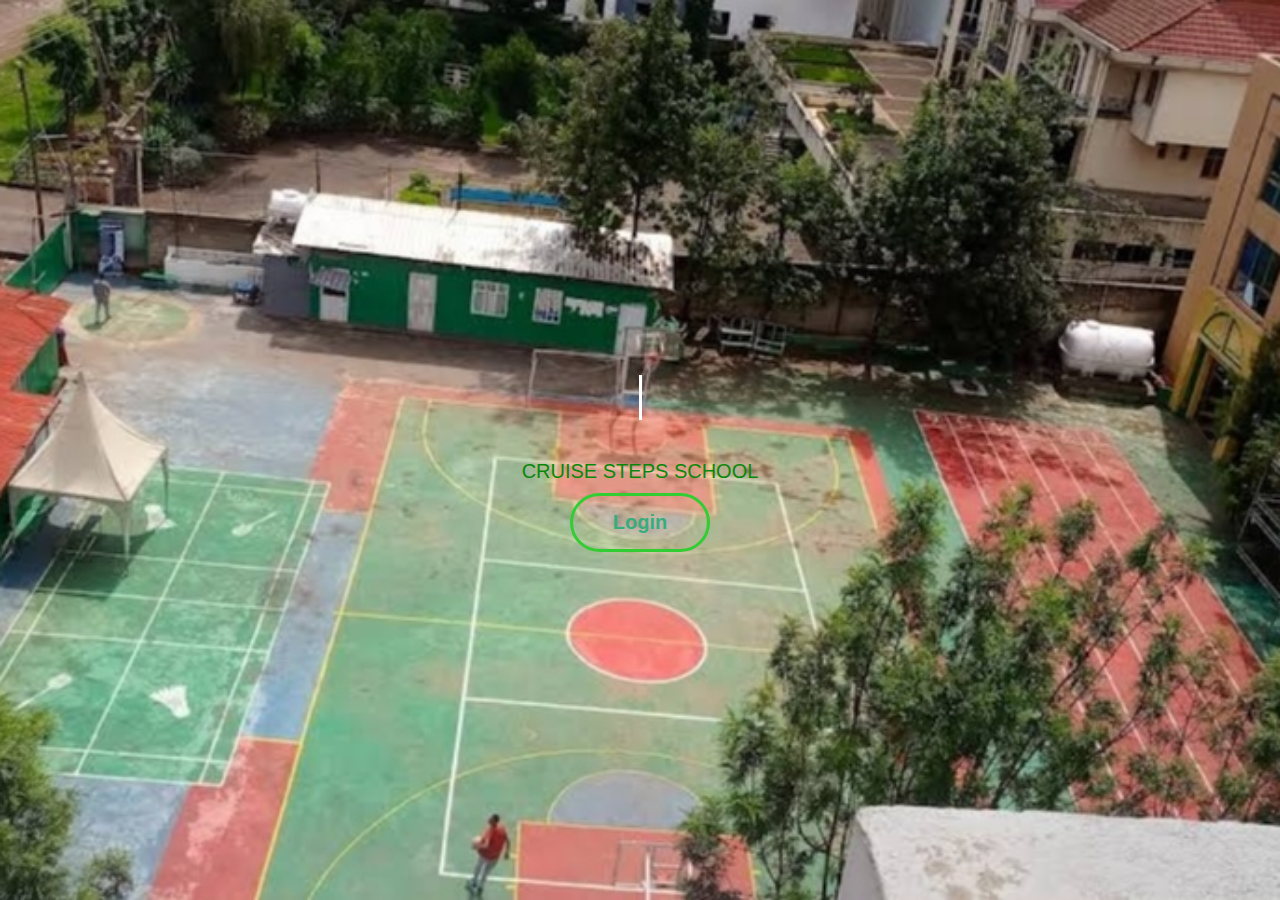
<file: welcome.html>
<!DOCTYPE html>
<html lang="en">
<head>
    <meta charset="UTF-8">
    <meta name="viewport" content="width=device-width, initial-scale=1.0">
    <title>Futuristic Landing Page</title>
    <link rel="stylesheet" href="welcome.css">
</head>
<body class="page">
    <div class="container">
        <h1 class="typing-text">Welcome</h1>
        <p>CRUISE STEPS SCHOOL </p>
        <button class="neon-button"><a class="login_link" href="Login.html" style="color:#36AE7C;"> Login</a></button>
    </div>
</body>
</html>
</file>
<file: welcome.css>
body {
    margin: 0;
    font-family: 'Arial', sans-serif;
    height: 100vh;
    display: flex;
    justify-content: center;
    align-items: center;
    text-align: center;
    background: linear-gradient(45deg, #141E30, #243B55);
    background-size: 300% 300%;
    animation: gradientAnimation 8s ease infinite;
}

/* Gradient animation */
@keyframes gradientAnimation {
    0% { background-position: 0% 50%; }
    50% { background-position: 100% 50%; }
    100% { background-position: 0% 50%; }
}

/* Text typing effect */
.typing-text {
    font-size: 40px;
    font-weight: bold;
    color: limegreen;
    border-right: 3px solid white;
    display: inline-block;
    white-space: nowrap;
    overflow: hidden;
    width: 0;
    animation: typing 3s steps(20, end) forwards, blink 0.7s infinite;
}

/* Typing effect */
@keyframes typing {
    from { width: 0; }
    to { width: 100%; }
}

/* Cursor blinking */
@keyframes blink {
    50% { border-color: transparent; }
}

/* Subtext */
p {
    font-size: 20px;
    color: rgb(10, 136, 10);
    margin: 10px 0;
}

/* Neon button */
.neon-button {
    text-decoration: none;
    padding: 15px 40px;
    font-size: 20px;
    font-weight: bold;
    color: limegreen;
    background: transparent;
    border: 3px solid;
    border-radius: 50px;
    cursor: pointer;
    transition: all 0.3s ease;
}
.neon-button:hover {
    background-color: limegreen;
    color: black;
    text-decoration: none;
    border-color: green;
    text-decoration: none;
}
    
        body, html {
            margin: 0;
            padding: 0;
            width: 100%;
            height: 100%;
        }

        .page {
            width: 100vw;
            height: 100vh;
            background-image: url('Crs.jpg');
            background-size: cover;
            background-position: center;
        }
        .login_link{
            text-decoration: none;
        }
</file>
